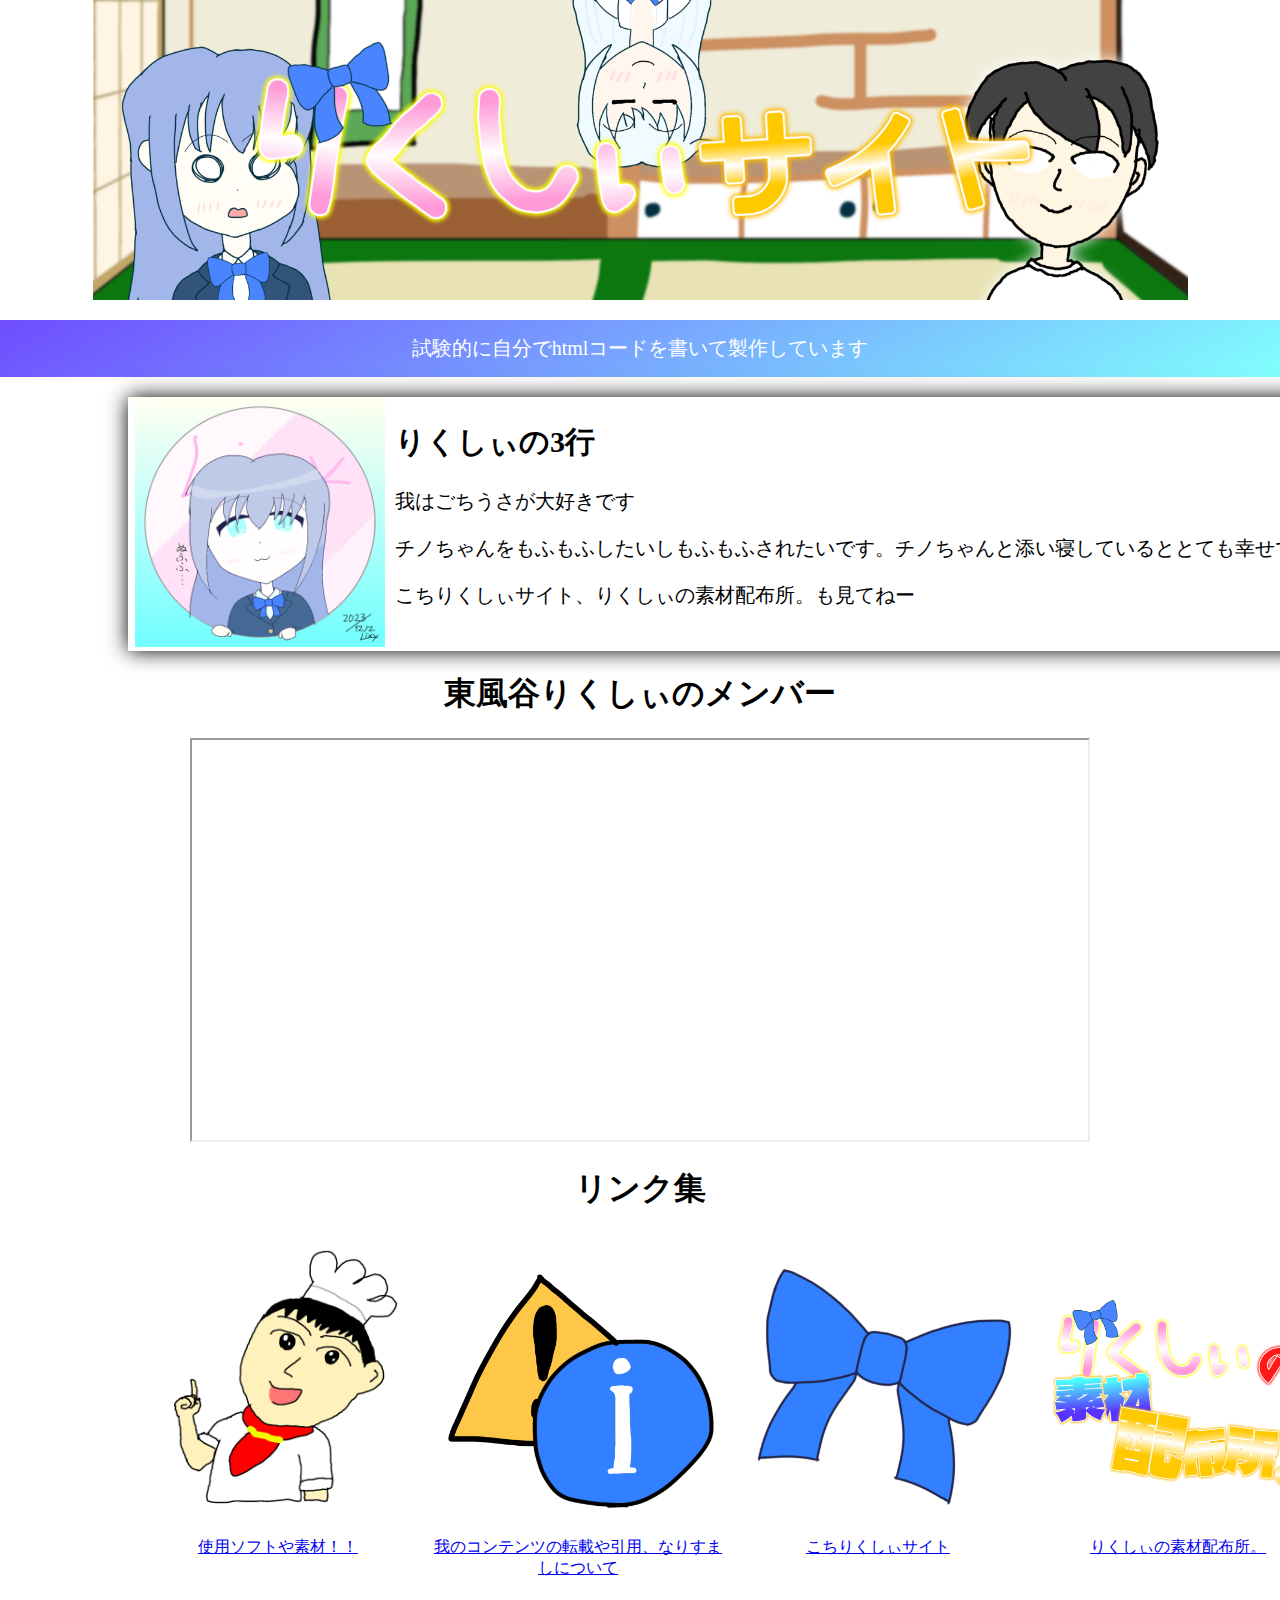
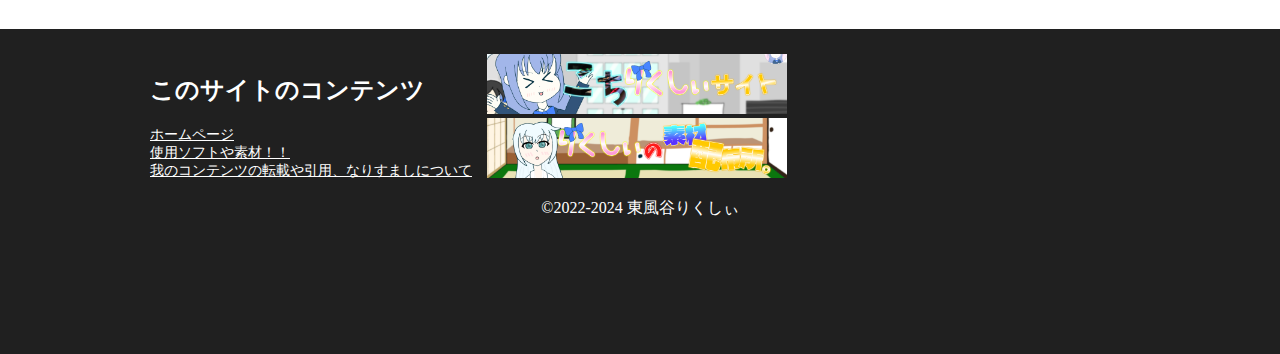
<file: index.html>
<!DOCTYPE html>
<html>
<head>
	<meta charset="UTF-8">
	
	<title>りくしぃサイト</title>
	<link rel="shortcut icon" href="favicon.ico">
	<link rel="icon" href="favicon.ico">
	<link rel="stylesheet" href="style.css">
</head>
<body id="animation">
	<img src="bin\lixysite_title.png" class=header>
		<p class="aboutpage">試験的に自分でhtmlコードを書いて製作しています</p>
	<div class="main">
		<div class="container">
			<div class="item">
				<img src="bin\Lixy_2024_1.1.png" width=250px height=250px>
			</div>
			<div class="item">
				<div class="lixyinfo">
					<h2>りくしぃの3行</h2>
					<p>我はごちうさが大好きです</p>
					<p>チノちゃんをもふもふしたいしもふもふされたいです。チノちゃんと添い寝しているととても幸せです。</p>
					<p>こちりくしぃサイト、りくしぃの素材配布所。も見てねー</p>
				</div>
			</div>
		</div>
		<h1>東風谷りくしぃのメンバー</h1>
		<iframe src="https://docs.google.com/spreadsheets/d/e/2PACX-1vR5Lrm0O2d29UfVPmhSAZYALlLjQc89cqzIemz5Ek13xEY4ENcdl4mNfbSr2Pevb2V5nKcugyu8i0-Z/pubhtml?widget=true&amp;headers=false" class="googlesheet"></iframe>
		<h1>リンク集</h1>
		<div class="content">
			<div class="items">
				<a href="https://sites.google.com/view/khriku1-guide/material"><img src="bin\chef.png" class="itemimage"></a>
				<a href="https://sites.google.com/view/khriku1-guide/material" >使用ソフトや素材！！</a>
			</div>
			<div class="items">
				<a href="kiyaku.html"><img src="bin\info_caution.png" class="itemimage"></a>
				<a href="kiyaku.html" >我のコンテンツの転載や引用、なりすましについて</a>
			</div>
			<div class="items">
				<a href="https://sites.google.com/view/khriku1-guide/"><img src="bin\ribbon.png" class="itemimage"></a>
				<a href="https://sites.google.com/view/khriku1-guide/" >こちりくしぃサイト</a>
			</div>
			<div class="items">
				<a href="https://sites.google.com/view/lixymate-distribution"><img src="bin\lixymate.png" class="itemimage"></a>
				<a href="https://sites.google.com/view/lixymate-distribution" >りくしぃの素材配布所。</a>
			</div>
		</div>
	</div>
</div>
	</div>
	<div class="footer">
		<div class="footercontent">
			<div class="footerlinks">
				<h2 class="contsubtitle">このサイトのコンテンツ</h2>
				<a href="index.html" class="footerlink">
					ホームページ
				</a>
				<a href="https://sites.google.com/view/khriku1-guide/material" class="footerlink">
					使用ソフトや素材！！
				</a>
				<a href="kiyaku.html" class="footerlink">
				我のコンテンツの転載や引用、なりすましについて
				</a>
			</div>
			<div class="footerlinks">
				<a href="https://sites.google.com/view/khriku1-guide"><img src="bin\bana_kotiLixysite_20240115.png" class="barner" alt=こちりくしぃサイト。></a>
				<a href="https://sites.google.com/view/lixymate-distribution"><img src="bin\bana_Lixymate_20240115_1.png" class="barner" alt=りくしぃの素材配布所。></a>
			</div>
		</div>
		<p class="footerms" style=margin-bottom:50px;>
			©2022-2024 東風谷りくしぃ
		</p>
	</div>
</body>
</html>
</file>
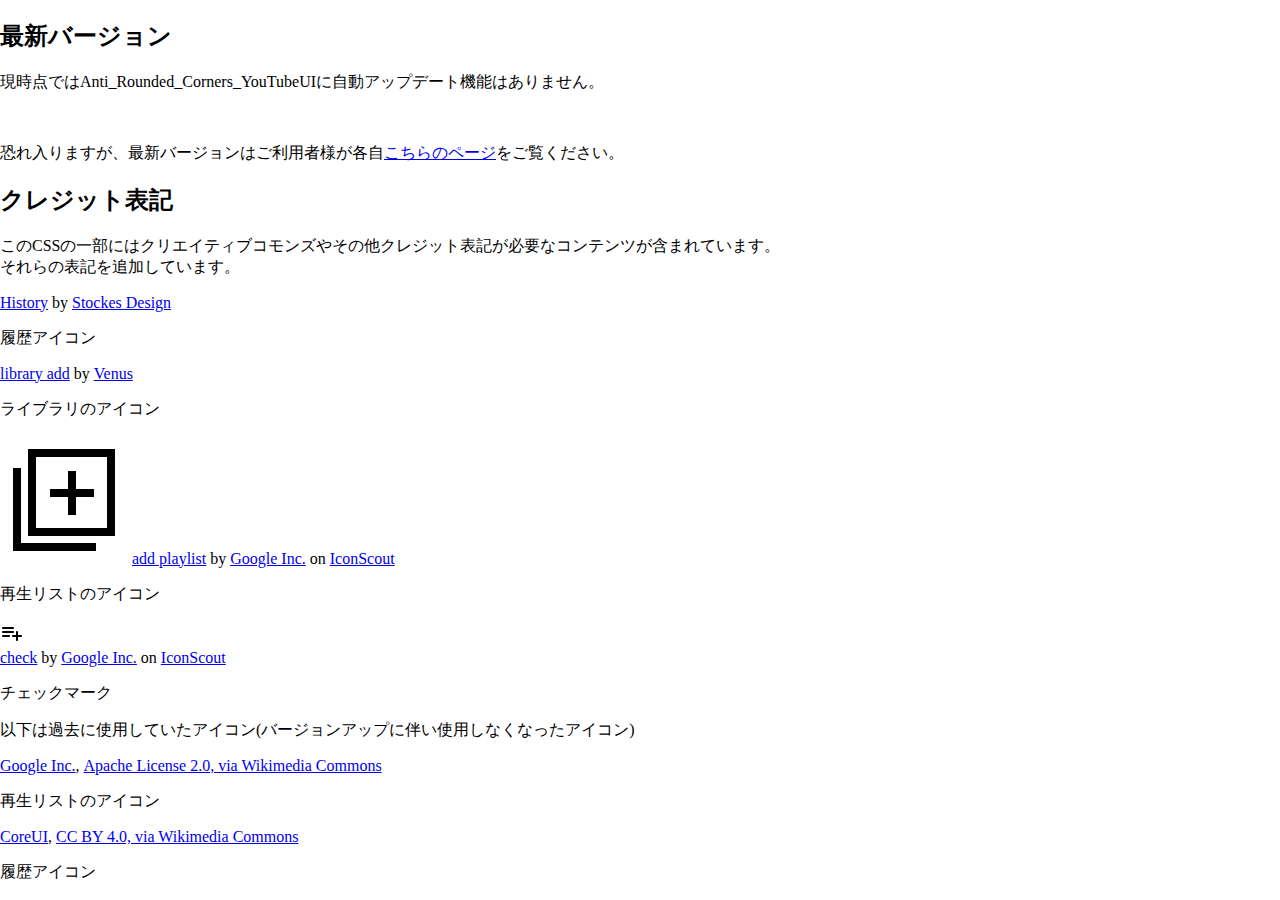
<file: arcytui.html>
<!DOCTYPE html>
<html>
<head>
	<meta charset="UTF-8">
	
	<title>Anti_Rounded_Corners_YouTubeUI 情報</title>
	<link rel="shortcut icon" href="favicon.ico">
	<link rel="stylesheet" href="style.css">
</head>
<body>
	<h2>最新バージョン</h2>
		<p>現時点ではAnti_Rounded_Corners_YouTubeUIに自動アップデート機能はありません。</p><br>
		<p>恐れ入りますが、最新バージョンはご利用者様が各自<a href="https://github.com/LixyChino/anti_rounded_corners_YouTubeUI/releases">こちらのページ</a>をご覧ください。</p>
	<h2>クレジット表記</h2>
  <p>このCSSの一部にはクリエイティブコモンズやその他クレジット表記が必要なコンテンツが含まれています。<br>それらの表記を追加しています。</p>
	<a href="https://iconscout.com/icons/history" class="text-underline font-size-sm" target="_blank">History</a> by <a href="https://iconscout.com/contributors/icon-stockes" class="text-underline font-size-sm" target="_blank">Stockes Design</a>
	<p>履歴アイコン</p>
	<a href="https://iconscout.com/icons/library-add" class="text-underline font-size-sm" target="_blank">library add</a> by <a href="https://iconscout.com/contributors/graphic-room" class="text-underline font-size-sm" target="_blank">Venus</a>
	<p>ライブラリのアイコン</p>
	<svg xmlns="http://www.w3.org/2000/svg" width="128" height="128" fill="none" viewBox="0 0 128 128" id="library-add"><path stroke="#000" stroke-width="8" d="M72 79L72 35M50 57L94 57"></path><rect width="79" height="79" x="32" y="17" stroke="#000" stroke-width="8"></rect><path stroke="#000" stroke-width="8" d="M17 32V111H96"></path></svg>
	<a href="https://iconscout.com/icons/add-playlist" class="text-underline font-size-sm" target="_blank">add playlist</a> by <a href="https://iconscout.com/contributors/google-inc" class="text-underline font-size-sm">Google Inc.</a> on <a href="https://iconscout.com" class="text-underline font-size-sm">IconScout</a>
	<p>再生リストのアイコン</p>
	<svg xmlns="http://www.w3.org/2000/svg" width="24" height="24" viewBox="0 0 24 24" id="add-playlist"><path d="M13 10H3c-.55 0-1 .45-1 1s.45 1 1 1h10c.55 0 1-.45 1-1s-.45-1-1-1zm0-4H3c-.55 0-1 .45-1 1s.45 1 1 1h10c.55 0 1-.45 1-1s-.45-1-1-1zm5 8v-3c0-.55-.45-1-1-1s-1 .45-1 1v3h-3c-.55 0-1 .45-1 1s.45 1 1 1h3v3c0 .55.45 1 1 1s1-.45 1-1v-3h3c.55 0 1-.45 1-1s-.45-1-1-1h-3zM3 16h6c.55 0 1-.45 1-1s-.45-1-1-1H3c-.55 0-1 .45-1 1s.45 1 1 1z"></path></svg>
	<br>
	<a href="https://iconscout.com/icons/check" class="text-underline font-size-sm" target="_blank">check</a> by <a href="https://iconscout.com/contributors/google-inc" class="text-underline font-size-sm">Google Inc.</a> on <a href="https://iconscout.com" class="text-underline font-size-sm">IconScout</a>
	<p>チェックマーク</p>
	<p>以下は過去に使用していたアイコン(バージョンアップに伴い使用しなくなったアイコン)</p>
		<a href="https://commons.wikimedia.org/wiki/File:Ic_library_add_48px.svg">Google Inc.</a>, <a href="http://www.apache.org/licenses/LICENSE-2.0">Apache License 2.0, via Wikimedia Commons</a>
		<p>再生リストのアイコン</p>
		<a href="https://commons.wikimedia.org/wiki/File:History_(CoreUI_Icons_v1.0.0).svg">CoreUI</a>, <a href="https://creativecommons.org/licenses/by/4.0">CC BY 4.0, via Wikimedia Commons</a>
		<p>履歴アイコン</p>
</body>
</file>
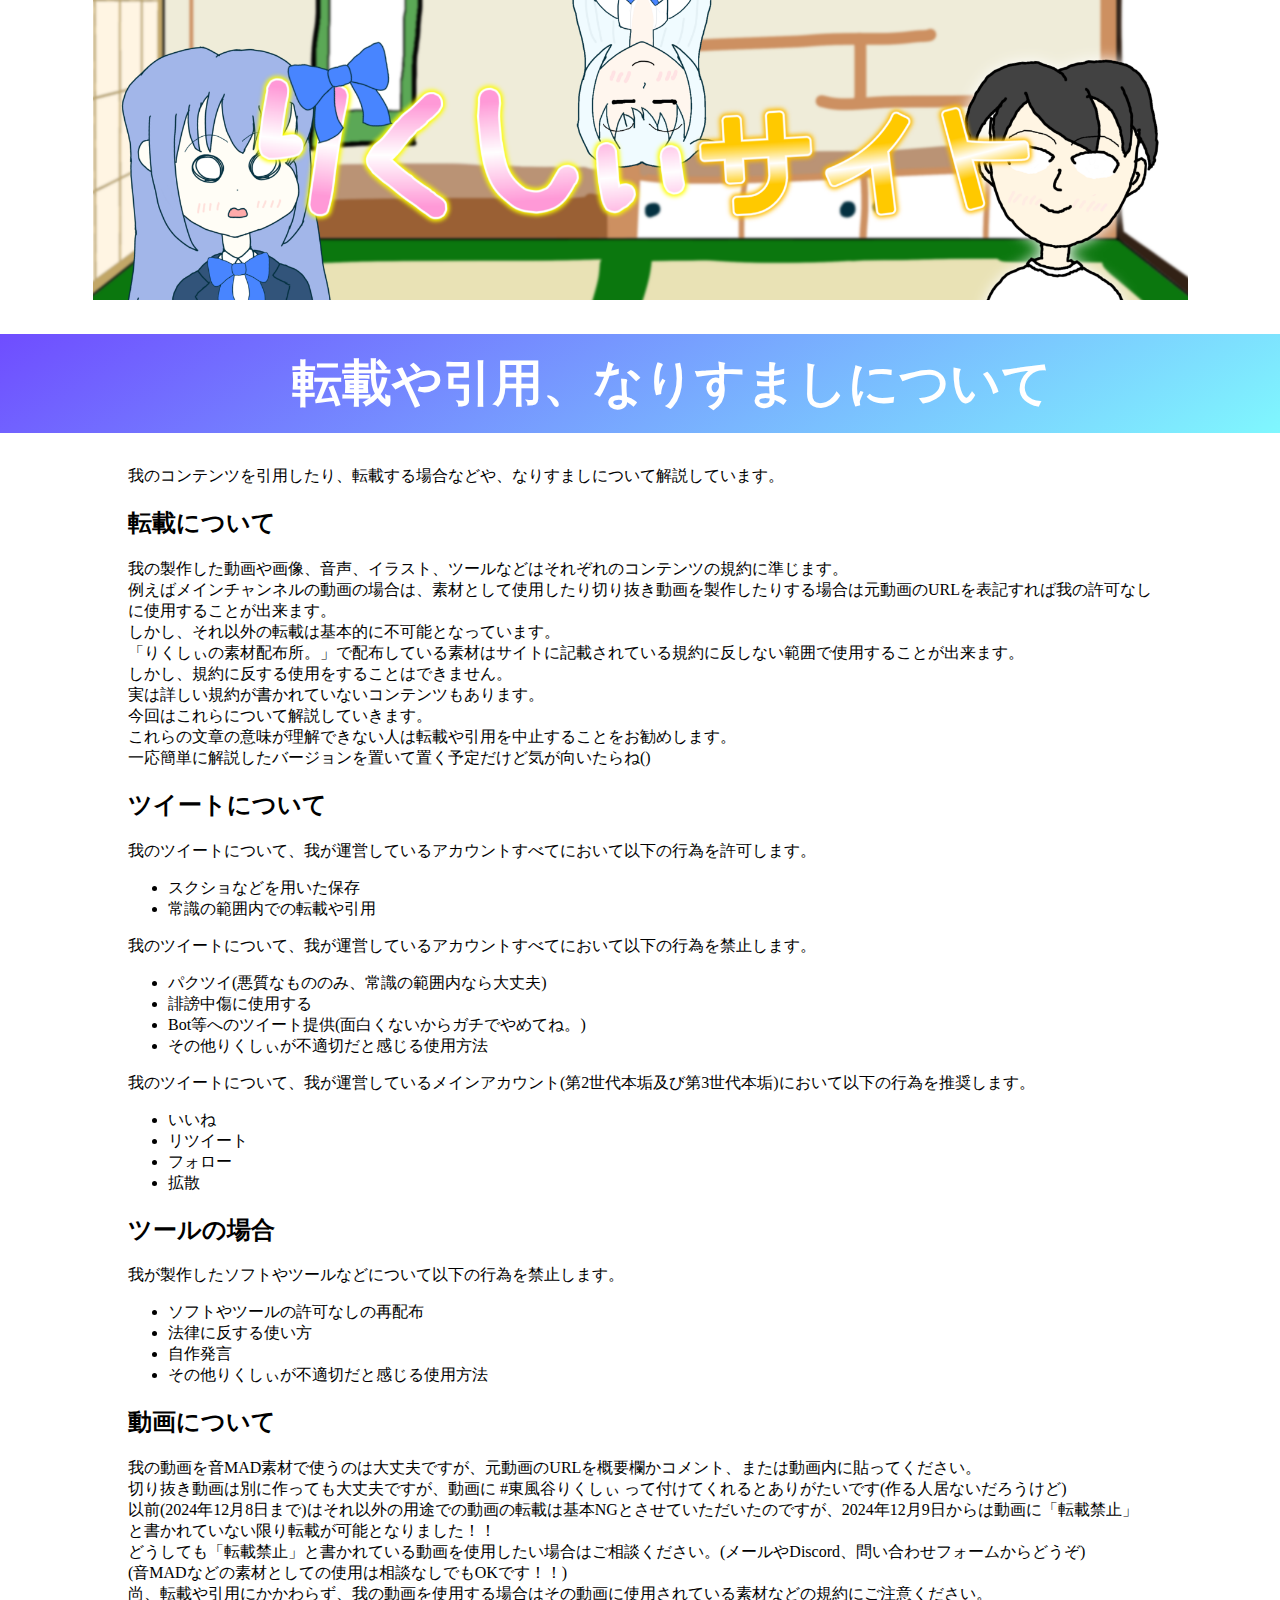
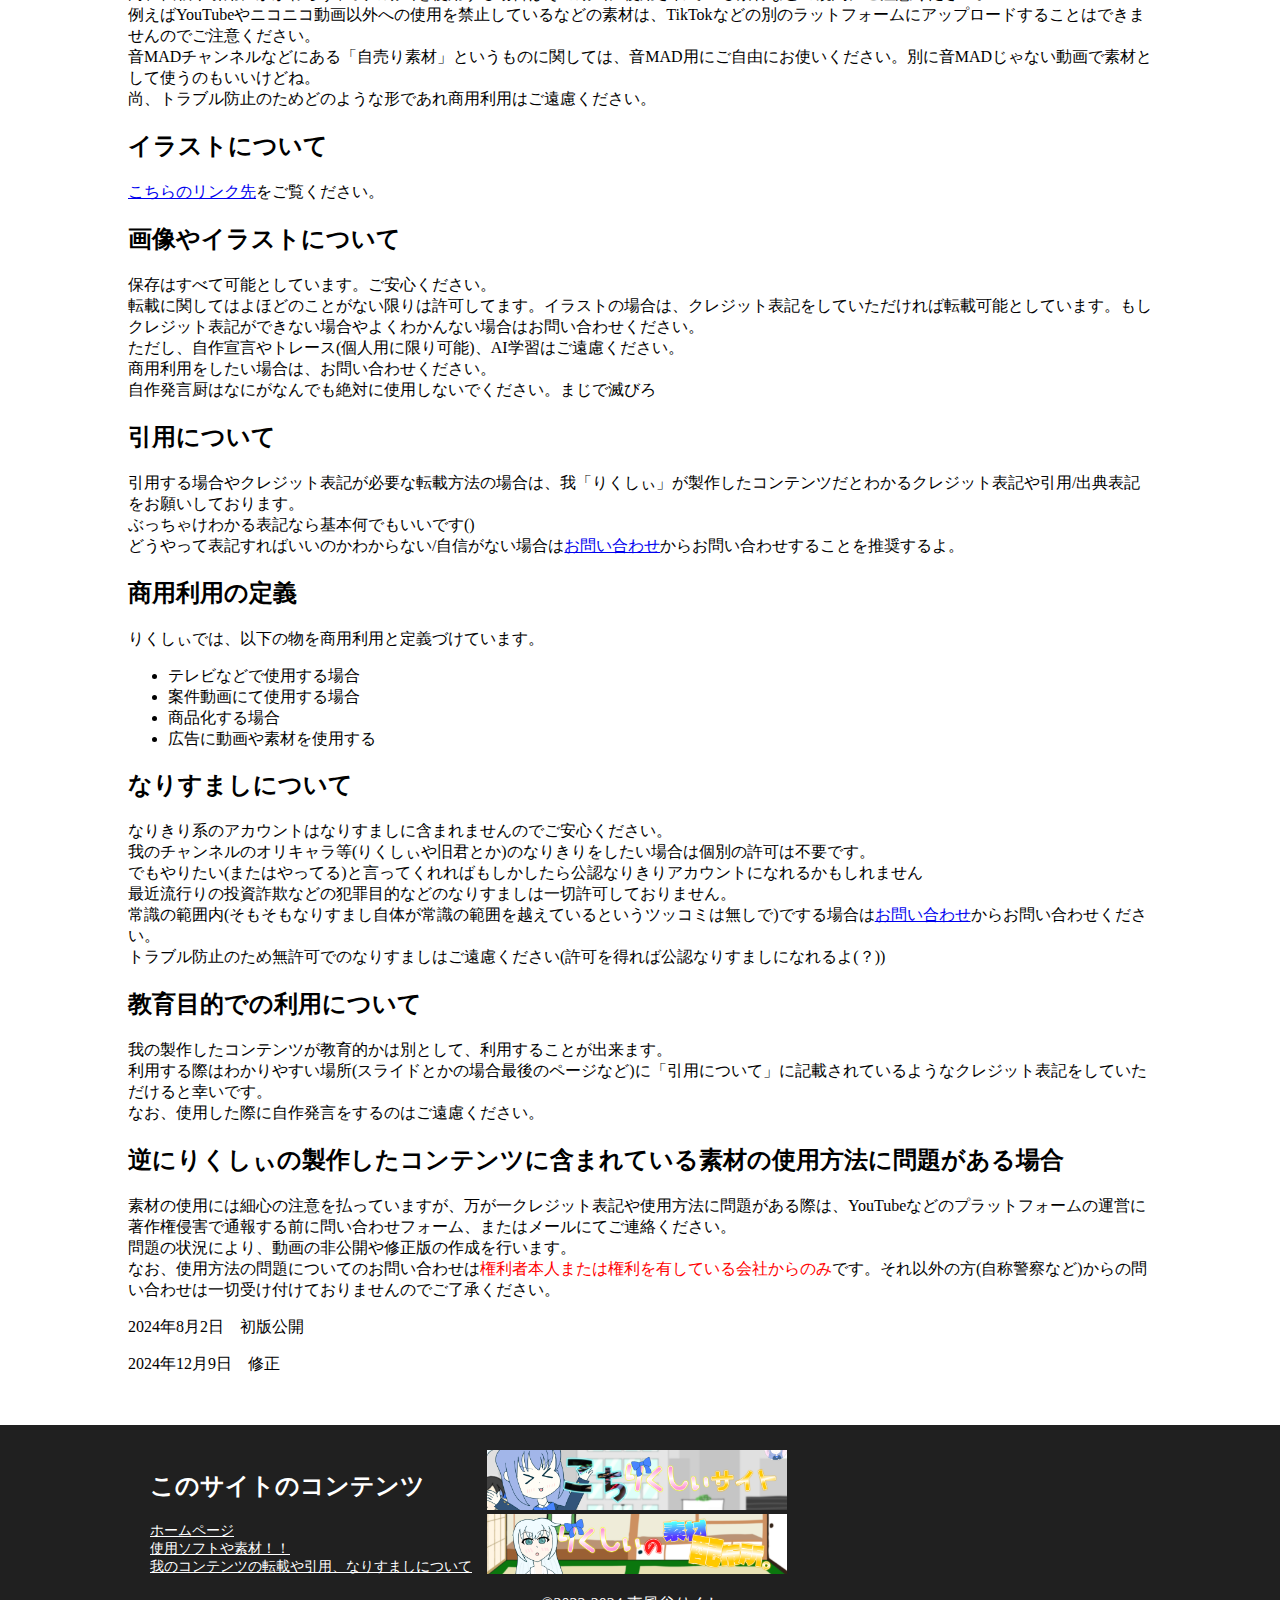
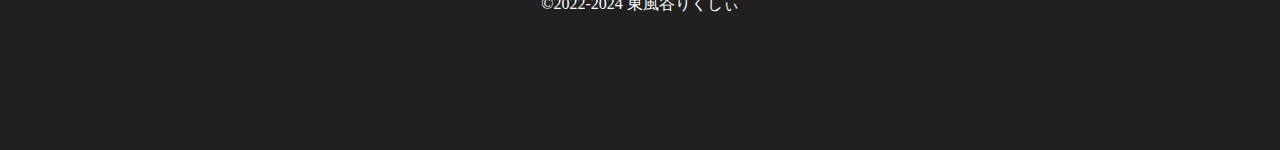
<file: kiyaku.html>
<!DOCTYPE HTML>
<head>
	<title>転載や引用、ものまねやなりすましについて</title>
	<link rel="stylesheet" href="style.css">
</head>
<body>
	<img src="bin\lixysite_title.png" class="header">
	<h1 class="pagetitle">転載や引用、なりすましについて</h1>
	<div class="main" style="text-align: left;">
	<p>我のコンテンツを引用したり、転載する場合などや、なりすましについて解説しています。</p>
		<h2>転載について</h2>
			<p>我の製作した動画や画像、音声、イラスト、ツールなどはそれぞれのコンテンツの規約に準じます。<br>
				例えばメインチャンネルの動画の場合は、素材として使用したり切り抜き動画を製作したりする場合は元動画のURLを表記すれば我の許可なしに使用することが出来ます。<br>
				しかし、それ以外の転載は基本的に不可能となっています。<br>
				「りくしぃの素材配布所。」で配布している素材はサイトに記載されている規約に反しない範囲で使用することが出来ます。<br>
				しかし、規約に反する使用をすることはできません。<br>
				実は詳しい規約が書かれていないコンテンツもあります。<br>
				今回はこれらについて解説していきます。<br>
				これらの文章の意味が理解できない人は転載や引用を中止することをお勧めします。<br>
				一応簡単に解説したバージョンを置いて置く予定だけど気が向いたらね()
			</p>
			<h2>ツイートについて</h2>
			<p>我のツイートについて、我が運営しているアカウントすべてにおいて以下の行為を許可します。
            	<ul>
              		<li>スクショなどを用いた保存</li>
                  	<li>常識の範囲内での転載や引用</li>
  				</ul>
			</p>
			<p>我のツイートについて、我が運営しているアカウントすべてにおいて以下の行為を禁止します。
				<ul>
					<li>パクツイ(悪質なもののみ、常識の範囲内なら大丈夫)</li>
					<li>誹謗中傷に使用する</li>
					<li>Bot等へのツイート提供(面白くないからガチでやめてね。)</li>
                  	<li>その他りくしぃが不適切だと感じる使用方法</li>
				</ul>
			</p>
			<p>我のツイートについて、我が運営しているメインアカウント(第2世代本垢及び第3世代本垢)において以下の行為を推奨します。
				<ul>
					<li>いいね</li>
					<li>リツイート</li>
					<li>フォロー</li>
                  	<li>拡散</li>
				</ul>
			</p>
			<h2>ツールの場合</h2>
			<p>我が製作したソフトやツールなどについて以下の行為を禁止します。
				<ul>
					<li>ソフトやツールの許可なしの再配布</li>
					<li>法律に反する使い方</li>
					<li>自作発言</li>
					<li>その他りくしぃが不適切だと感じる使用方法</li>
				</ul>
			</p>
			<h2>
				動画について
			</h2>
				<p>
					我の動画を音MAD素材で使うのは大丈夫ですが、元動画のURLを概要欄かコメント、または動画内に貼ってください。<br>
					切り抜き動画は別に作っても大丈夫ですが、動画に #東風谷りくしぃ って付けてくれるとありがたいです(作る人居ないだろうけど)<br>
					以前(2024年12月8日まで)はそれ以外の用途での動画の転載は基本NGとさせていただいたのですが、2024年12月9日からは動画に「転載禁止」と書かれていない限り転載が可能となりました！！<br>
					どうしても「転載禁止」と書かれている動画を使用したい場合はご相談ください。(メールやDiscord、問い合わせフォームからどうぞ)<br>
					(音MADなどの素材としての使用は相談なしでもOKです！！)<br>
 					尚、転載や引用にかかわらず、我の動画を使用する場合はその動画に使用されている素材などの規約にご注意ください。<br>例えばYouTubeやニコニコ動画以外への使用を禁止しているなどの素材は、TikTokなどの別のラットフォームにアップロードすることはできませんのでご注意ください。<br>
					音MADチャンネルなどにある「自売り素材」というものに関しては、音MAD用にご自由にお使いください。別に音MADじゃない動画で素材として使うのもいいけどね。<br>
					尚、トラブル防止のためどのような形であれ商用利用はご遠慮ください。
				</p>
			<h2>
				イラストについて
			</h2>
				<p>
					<a href="https://sites.google.com/view/khriku1-guide/lixy_illust">こちらのリンク先</a>をご覧ください。
				</p>
			<h2>
				画像やイラストについて
			</h2>
				<p>
					保存はすべて可能としています。ご安心ください。<br>
					転載に関してはよほどのことがない限りは許可してます。イラストの場合は、クレジット表記をしていただければ転載可能としています。もしクレジット表記ができない場合やよくわかんない場合はお問い合わせください。<br>
					ただし、自作宣言やトレース(個人用に限り可能)、AI学習はご遠慮ください。<br>
					商用利用をしたい場合は、お問い合わせください。<br>
					自作発言厨はなにがなんでも絶対に使用しないでください。まじで滅びろ
				</p>
			<h2>
 				引用について
			</h2>
				<p>
					引用する場合やクレジット表記が必要な転載方法の場合は、我「りくしぃ」が製作したコンテンツだとわかるクレジット表記や引用/出典表記をお願いしております。<br>
					ぶっちゃけわかる表記なら基本何でもいいです()<br>
					どうやって表記すればいいのかわからない/自信がない場合は<a href=https://sites.google.com/view/khriku1-guide/contact-us>お問い合わせ</a>からお問い合わせすることを推奨するよ。
				</p>
		<h2>
			商用利用の定義
		</h2>
			<p>
				りくしぃでは、以下の物を商用利用と定義づけています。
					<ul>
						<li>テレビなどで使用する場合</li>
						<li>案件動画にて使用する場合</li>
						<li>商品化する場合</li>
						<li>広告に動画や素材を使用する</li>
					</ul>
			</p>
		<h2>
			なりすましについて
		</h2>
			<p>
				なりきり系のアカウントはなりすましに含まれませんのでご安心ください。<br>
				我のチャンネルのオリキャラ等(りくしぃや旧君とか)のなりきりをしたい場合は個別の許可は不要です。<br>
				でもやりたい(またはやってる)と言ってくれればもしかしたら公認なりきりアカウントになれるかもしれません<br>
				最近流行りの投資詐欺などの犯罪目的などのなりすましは一切許可しておりません。<br>
				常識の範囲内(そもそもなりすまし自体が常識の範囲を越えているというツッコミは無しで)でする場合は<a href=https://sites.google.com/view/khriku1-guide/contact-us>お問い合わせ</a>からお問い合わせください。<br>
				トラブル防止のため無許可でのなりすましはご遠慮ください(許可を得れば公認なりすましになれるよ(？))
			</p>
		<h2>教育目的での利用について</h2>
			<p>
				我の製作したコンテンツが教育的かは別として、利用することが出来ます。<br>
				利用する際はわかりやすい場所(スライドとかの場合最後のページなど)に「引用について」に記載されているようなクレジット表記をしていただけると幸いです。<br>
				なお、使用した際に自作発言をするのはご遠慮ください。
			</p>
		<h2>逆にりくしぃの製作したコンテンツに含まれている素材の使用方法に問題がある場合</h2>
			<p>
				素材の使用には細心の注意を払っていますが、万が一クレジット表記や使用方法に問題がある際は、YouTubeなどのプラットフォームの運営に著作権侵害で通報する前に問い合わせフォーム、またはメールにてご連絡ください。<br>
				問題の状況により、動画の非公開や修正版の作成を行います。<br>
				なお、使用方法の問題についてのお問い合わせは<span style="color: red;">権利者本人または権利を有している会社からのみ</span>です。それ以外の方(自称警察など)からの問い合わせは一切受け付けておりませんのでご了承ください。
			</p>
		<p>2024年8月2日　初版公開</p>
		<p>2024年12月9日　修正</p>
	</div>
	<div class="footer">
		<div class="footercontent">
			<div class="footerlinks">
				<h2 class="contsubtitle">このサイトのコンテンツ</h2>
				<a href="index.html" class="footerlink">
					ホームページ
				</a>
				<a href="https://sites.google.com/view/khriku1-guide/material" class="footerlink">
					使用ソフトや素材！！
				</a>
				<a href="kiyaku.html" class="footerlink">
				我のコンテンツの転載や引用、なりすましについて
				</a>
			</div>
			<div class="footerlinks">
				<a href="https://sites.google.com/view/khriku1-guide"><img src="bin\bana_kotiLixysite_20240115.png" class="barner" alt=こちりくしぃサイト。></a>
				<a href="https://sites.google.com/view/lixymate-distribution"><img src="bin\bana_Lixymate_20240115_1.png" class="barner" alt=りくしぃの素材配布所。></a>
			</div>
		</div>
		<p class="footerms" style=margin-bottom:50px;>
			©2022-2024 東風谷りくしぃ
		</p>
	</div>
</body>
</html>
</file>
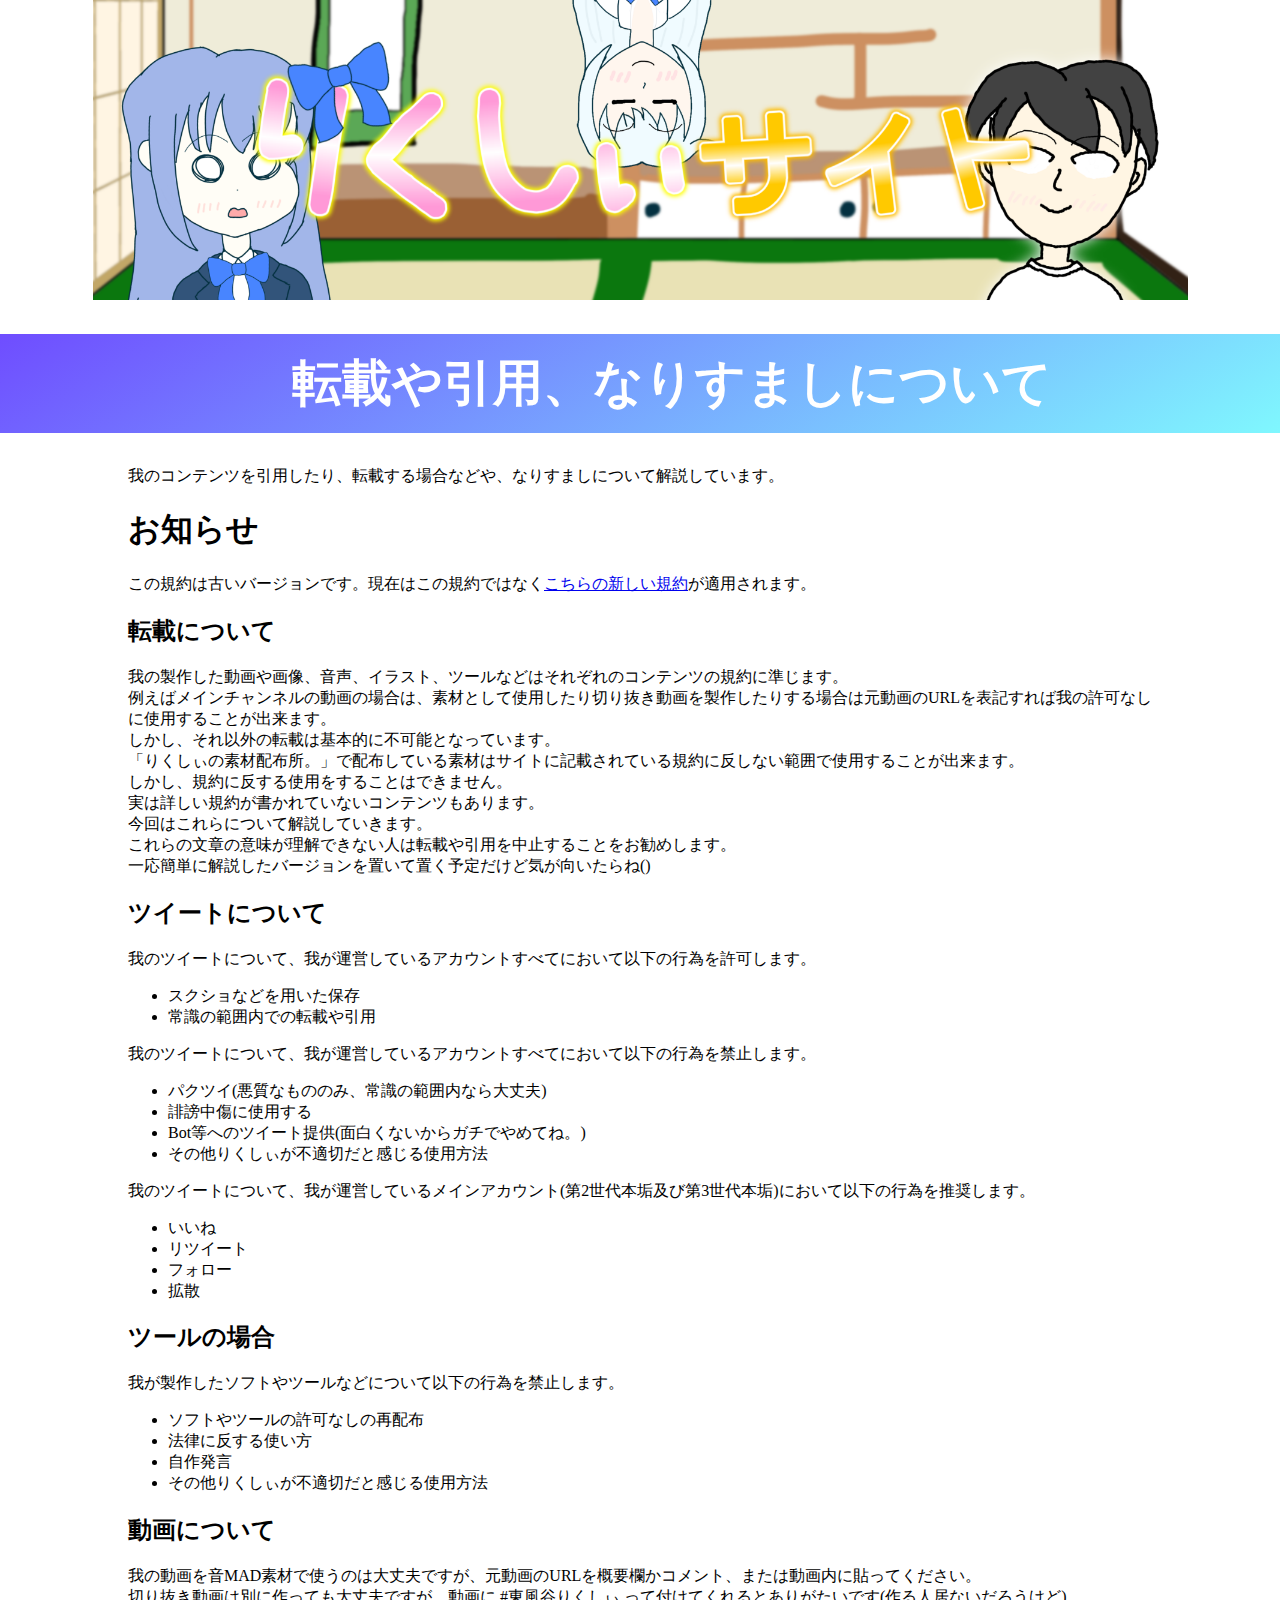
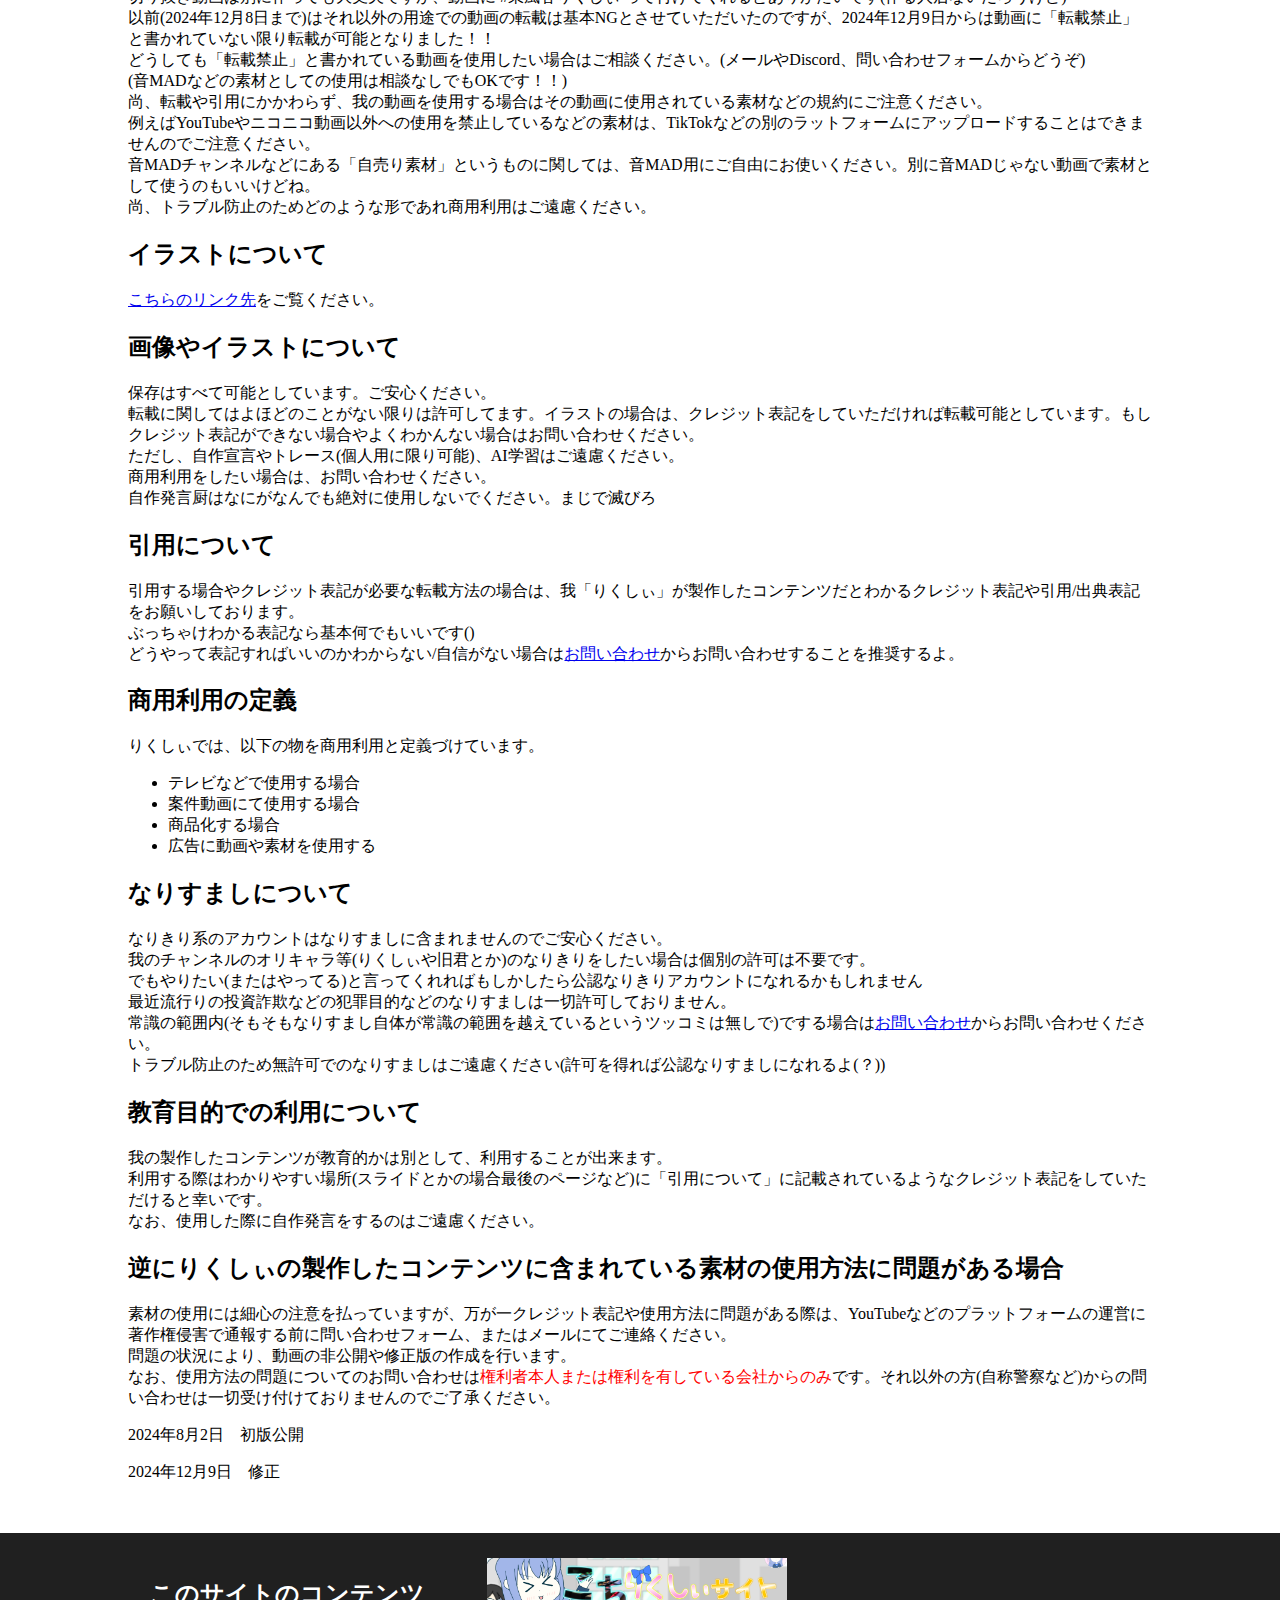
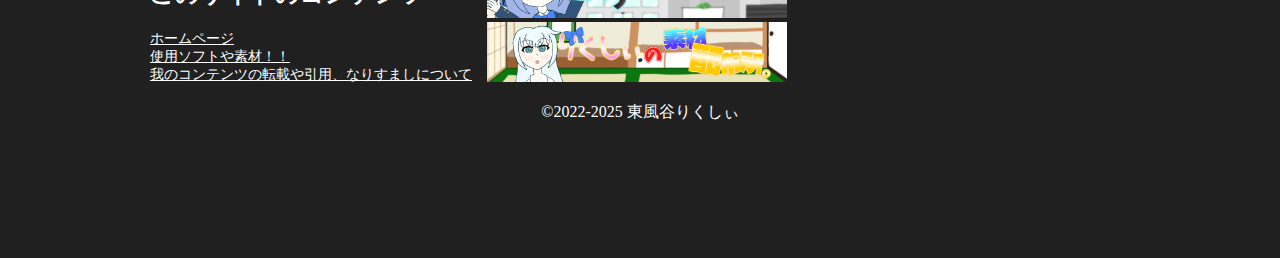
<file: kiyaku_old.html>
<!DOCTYPE HTML>
<head>
	<title>転載や引用、ものまねやなりすましについて</title>
	<link rel="stylesheet" href="style.css">
</head>
<body>
	<img src="bin\lixysite_title.png" class="header">
	<h1 class="pagetitle">転載や引用、なりすましについて</h1>
	<div class="main" style="text-align: left;">
	<p>我のコンテンツを引用したり、転載する場合などや、なりすましについて解説しています。</p>
	<h1>お知らせ</h1>
	<p class="exclamation">この規約は古いバージョンです。現在はこの規約ではなく<a href="kiyaku.html">こちらの新しい規約</a>が適用されます。</p>
		<h2>転載について</h2>
			<p>我の製作した動画や画像、音声、イラスト、ツールなどはそれぞれのコンテンツの規約に準じます。<br>
				例えばメインチャンネルの動画の場合は、素材として使用したり切り抜き動画を製作したりする場合は元動画のURLを表記すれば我の許可なしに使用することが出来ます。<br>
				しかし、それ以外の転載は基本的に不可能となっています。<br>
				「りくしぃの素材配布所。」で配布している素材はサイトに記載されている規約に反しない範囲で使用することが出来ます。<br>
				しかし、規約に反する使用をすることはできません。<br>
				実は詳しい規約が書かれていないコンテンツもあります。<br>
				今回はこれらについて解説していきます。<br>
				これらの文章の意味が理解できない人は転載や引用を中止することをお勧めします。<br>
				一応簡単に解説したバージョンを置いて置く予定だけど気が向いたらね()
			</p>
			<h2>ツイートについて</h2>
			<p>我のツイートについて、我が運営しているアカウントすべてにおいて以下の行為を許可します。
            	<ul>
              		<li>スクショなどを用いた保存</li>
                  	<li>常識の範囲内での転載や引用</li>
  				</ul>
			</p>
			<p>我のツイートについて、我が運営しているアカウントすべてにおいて以下の行為を禁止します。
				<ul>
					<li>パクツイ(悪質なもののみ、常識の範囲内なら大丈夫)</li>
					<li>誹謗中傷に使用する</li>
					<li>Bot等へのツイート提供(面白くないからガチでやめてね。)</li>
                  	<li>その他りくしぃが不適切だと感じる使用方法</li>
				</ul>
			</p>
			<p>我のツイートについて、我が運営しているメインアカウント(第2世代本垢及び第3世代本垢)において以下の行為を推奨します。
				<ul>
					<li>いいね</li>
					<li>リツイート</li>
					<li>フォロー</li>
                  	<li>拡散</li>
				</ul>
			</p>
			<h2>ツールの場合</h2>
			<p>我が製作したソフトやツールなどについて以下の行為を禁止します。
				<ul>
					<li>ソフトやツールの許可なしの再配布</li>
					<li>法律に反する使い方</li>
					<li>自作発言</li>
					<li>その他りくしぃが不適切だと感じる使用方法</li>
				</ul>
			</p>
			<h2>
				動画について
			</h2>
				<p>
					我の動画を音MAD素材で使うのは大丈夫ですが、元動画のURLを概要欄かコメント、または動画内に貼ってください。<br>
					切り抜き動画は別に作っても大丈夫ですが、動画に #東風谷りくしぃ って付けてくれるとありがたいです(作る人居ないだろうけど)<br>
					以前(2024年12月8日まで)はそれ以外の用途での動画の転載は基本NGとさせていただいたのですが、2024年12月9日からは動画に「転載禁止」と書かれていない限り転載が可能となりました！！<br>
					どうしても「転載禁止」と書かれている動画を使用したい場合はご相談ください。(メールやDiscord、問い合わせフォームからどうぞ)<br>
					(音MADなどの素材としての使用は相談なしでもOKです！！)<br>
 					尚、転載や引用にかかわらず、我の動画を使用する場合はその動画に使用されている素材などの規約にご注意ください。<br>例えばYouTubeやニコニコ動画以外への使用を禁止しているなどの素材は、TikTokなどの別のラットフォームにアップロードすることはできませんのでご注意ください。<br>
					音MADチャンネルなどにある「自売り素材」というものに関しては、音MAD用にご自由にお使いください。別に音MADじゃない動画で素材として使うのもいいけどね。<br>
					尚、トラブル防止のためどのような形であれ商用利用はご遠慮ください。
				</p>
			<h2>
				イラストについて
			</h2>
				<p>
					<a href="https://sites.google.com/view/khriku1-guide/lixy_illust">こちらのリンク先</a>をご覧ください。
				</p>
			<h2>
				画像やイラストについて
			</h2>
				<p>
					保存はすべて可能としています。ご安心ください。<br>
					転載に関してはよほどのことがない限りは許可してます。イラストの場合は、クレジット表記をしていただければ転載可能としています。もしクレジット表記ができない場合やよくわかんない場合はお問い合わせください。<br>
					ただし、自作宣言やトレース(個人用に限り可能)、AI学習はご遠慮ください。<br>
					商用利用をしたい場合は、お問い合わせください。<br>
					自作発言厨はなにがなんでも絶対に使用しないでください。まじで滅びろ
				</p>
			<h2>
 				引用について
			</h2>
				<p>
					引用する場合やクレジット表記が必要な転載方法の場合は、我「りくしぃ」が製作したコンテンツだとわかるクレジット表記や引用/出典表記をお願いしております。<br>
					ぶっちゃけわかる表記なら基本何でもいいです()<br>
					どうやって表記すればいいのかわからない/自信がない場合は<a href=https://sites.google.com/view/khriku1-guide/contact-us>お問い合わせ</a>からお問い合わせすることを推奨するよ。
				</p>
		<h2>
			商用利用の定義
		</h2>
			<p>
				りくしぃでは、以下の物を商用利用と定義づけています。
					<ul>
						<li>テレビなどで使用する場合</li>
						<li>案件動画にて使用する場合</li>
						<li>商品化する場合</li>
						<li>広告に動画や素材を使用する</li>
					</ul>
			</p>
		<h2>
			なりすましについて
		</h2>
			<p>
				なりきり系のアカウントはなりすましに含まれませんのでご安心ください。<br>
				我のチャンネルのオリキャラ等(りくしぃや旧君とか)のなりきりをしたい場合は個別の許可は不要です。<br>
				でもやりたい(またはやってる)と言ってくれればもしかしたら公認なりきりアカウントになれるかもしれません<br>
				最近流行りの投資詐欺などの犯罪目的などのなりすましは一切許可しておりません。<br>
				常識の範囲内(そもそもなりすまし自体が常識の範囲を越えているというツッコミは無しで)でする場合は<a href=https://sites.google.com/view/khriku1-guide/contact-us>お問い合わせ</a>からお問い合わせください。<br>
				トラブル防止のため無許可でのなりすましはご遠慮ください(許可を得れば公認なりすましになれるよ(？))
			</p>
		<h2>教育目的での利用について</h2>
			<p>
				我の製作したコンテンツが教育的かは別として、利用することが出来ます。<br>
				利用する際はわかりやすい場所(スライドとかの場合最後のページなど)に「引用について」に記載されているようなクレジット表記をしていただけると幸いです。<br>
				なお、使用した際に自作発言をするのはご遠慮ください。
			</p>
		<h2>逆にりくしぃの製作したコンテンツに含まれている素材の使用方法に問題がある場合</h2>
			<p>
				素材の使用には細心の注意を払っていますが、万が一クレジット表記や使用方法に問題がある際は、YouTubeなどのプラットフォームの運営に著作権侵害で通報する前に問い合わせフォーム、またはメールにてご連絡ください。<br>
				問題の状況により、動画の非公開や修正版の作成を行います。<br>
				なお、使用方法の問題についてのお問い合わせは<span style="color: red;">権利者本人または権利を有している会社からのみ</span>です。それ以外の方(自称警察など)からの問い合わせは一切受け付けておりませんのでご了承ください。
			</p>
		<p>2024年8月2日　初版公開</p>
		<p>2024年12月9日　修正</p>
	</div>
	<div class="footer">
		<div class="footercontent">
			<div class="footerlinks">
				<h2 class="contsubtitle">このサイトのコンテンツ</h2>
				<a href="index.html" class="footerlink">
					ホームページ
				</a>
				<a href="https://sites.google.com/view/khriku1-guide/material" class="footerlink">
					使用ソフトや素材！！
				</a>
				<a href="kiyaku.html" class="footerlink">
				我のコンテンツの転載や引用、なりすましについて
				</a>
			</div>
			<div class="footerlinks">
				<a href="https://sites.google.com/view/khriku1-guide"><img src="bin\bana_kotiLixysite_20240115.png" class="barner" alt=こちりくしぃサイト。></a>
				<a href="https://sites.google.com/view/lixymate-distribution"><img src="bin\bana_Lixymate_20240115_1.png" class="barner" alt=りくしぃの素材配布所。></a>
			</div>
		</div>
		<p class="footerms" style=margin-bottom:50px;>
			©2022-2025 東風谷りくしぃ
		</p>
	</div>
</body>
</html>
</file>
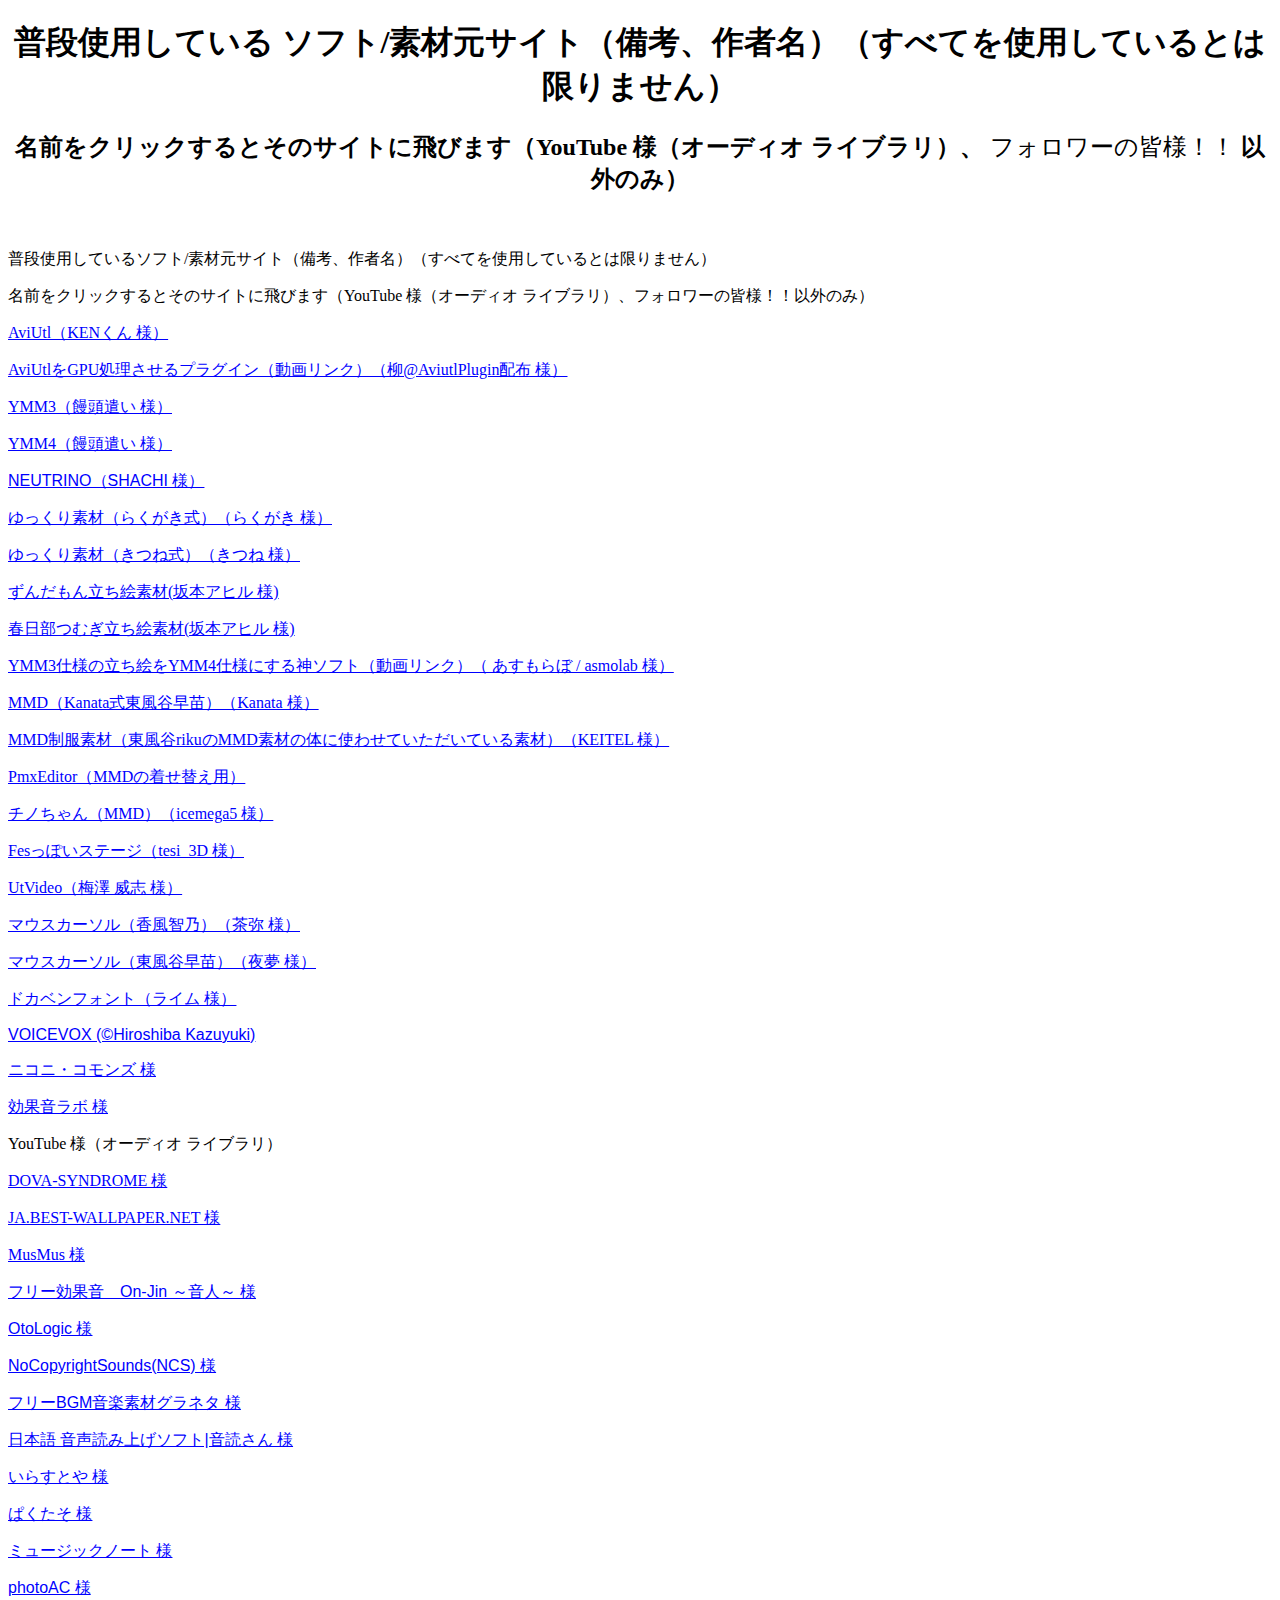
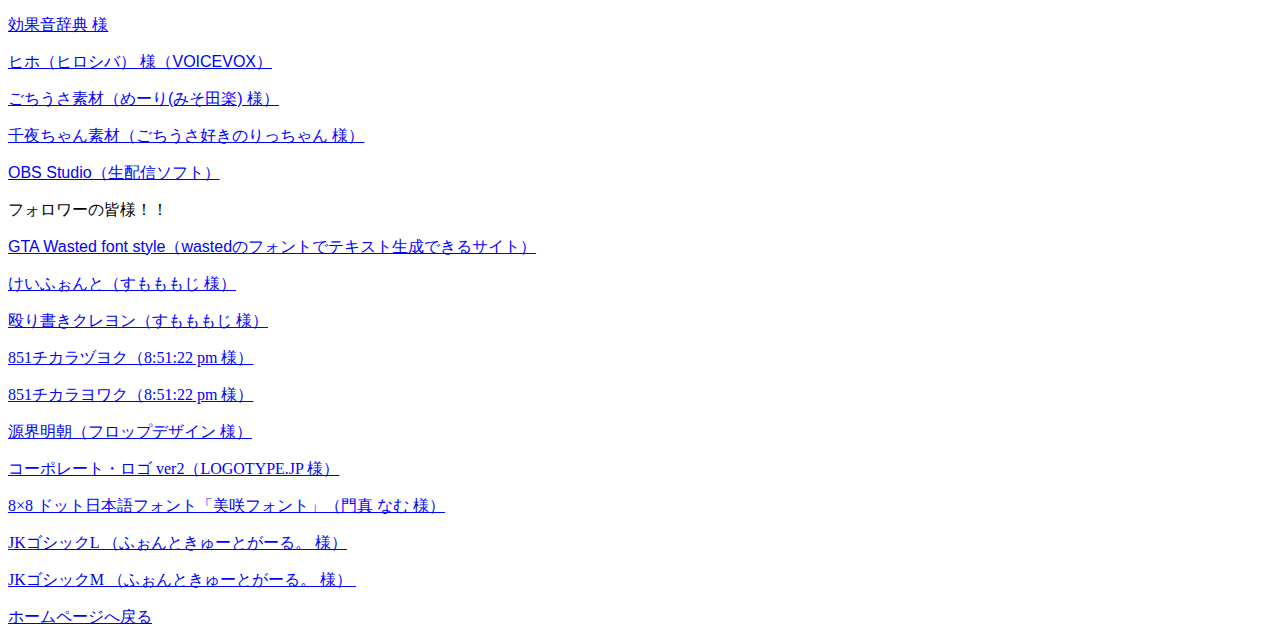
<file: material.html>
<!DOCTYPE html>
<html>
<head>
	<meta charset="UTF-8">
	
	<title>りくしぃサイト</title>
	<link rel="shortcut icon" href="favicon.ico">
</head>
<body>
	<div>
		<h1 dir="ltr" style="text-align:center" class="zfr3Q CDt4Ke " style="">
			<span class="C9DxTc " style="">普段使用している</span>
			<span class="C9DxTc " style="font-variant: normal;">ソフト/素材元サイト（備考、作者名）（すべてを使用しているとは限りません）</span>
		</h1>
		<h2 dir="ltr" style="text-align:center" class="zfr3Q CDt4Ke " style="">
			<span class="C9DxTc " style="font-variant: normal;">名前をクリックするとそのサイトに飛びます（YouTube 様（オーディオ ライブラリ）、</span>
			<span class="C9DxTc " style="color: #000000; font-family: Arial; font-variant: normal; font-weight: 400;">フォロワーの皆様！！</span>
			<span class="C9DxTc " style="font-variant: normal;">以外のみ）</span>
		</h2>
		<br><p dir="ltr" class="zfr3Q CDt4Ke " style=""><span class="C9DxTc " style="">普段使用している</span><span class="C9DxTc " style="font-variant: normal;">ソフト/素材元サイト（備考、作者名）（すべてを使用しているとは限りません）</span></p><p dir="ltr" class="zfr3Q CDt4Ke " style=""><span class="C9DxTc " style="font-variant: normal;">名前をクリックするとそのサイトに飛びます（YouTube 様（オーディオ ライブラリ）、</span><span class="C9DxTc " style="color: #000000; font-family: Arial; font-variant: normal; font-weight: 400;">フォロワーの皆様！！</span><span class="C9DxTc " style="font-variant: normal;">以外のみ）</span></p><p dir="ltr" class="zfr3Q CDt4Ke " style=""><a class="XqQF9c" href="http://spring-fragrance.mints.ne.jp/aviutl/" target="_blank" style="color: inherit; text-decoration: none;"><span class="C9DxTc " style="color: #0000ff; font-variant: normal; text-decoration: underline;">AviUtl（KENくん 様）</span></a></p><p dir="ltr" class="zfr3Q CDt4Ke " style=""><a class="XqQF9c" href="https://www.nicovideo.jp/watch/sm40499092" target="_blank" style="color: inherit; text-decoration: none;"><span class="C9DxTc " style="color: #0000ff; font-variant: normal; text-decoration: underline;">AviUtlをGPU処理させるプラグイン（動画リンク）（柳@AviutlPlugin配布 様）</span></a></p><p dir="ltr" class="zfr3Q CDt4Ke " style=""><a class="XqQF9c" href="https://manjubox.net/ymm3/" target="_blank" style="color: inherit; text-decoration: none;"><span class="C9DxTc " style="color: #0000ff; font-variant: normal; text-decoration: underline;">YMM3（饅頭遣い 様）</span></a></p><p dir="ltr" class="zfr3Q CDt4Ke " style=""><a class="XqQF9c" href="https://manjubox.net/ymm4" target="_blank" style="color: inherit; text-decoration: none;"><span class="C9DxTc " style="color: #0000ff; font-variant: normal; text-decoration: underline;">YMM4（饅頭遣い 様）</span></a></p><p dir="ltr" class="zfr3Q CDt4Ke " style=""><a class="XqQF9c" href="https://n3utrino.work/" target="_blank" style="color: inherit; text-decoration: none;"><span class="C9DxTc " style="color: #0000ff; font-family: Arial; font-variant: normal; font-weight: 400; text-decoration: underline;">NEUTRINO（SHACHI 様）</span></a></p><p dir="ltr" class="zfr3Q CDt4Ke " style=""><a class="XqQF9c" href="http://www.nicotalk.com/charasozai_rg.html" target="_blank" style="color: inherit; text-decoration: none;"><span class="C9DxTc " style="color: #0000ff; font-variant: normal; text-decoration: underline;">ゆっくり素材（らくがき式）（らくがき 様）</span></a></p><p dir="ltr" class="zfr3Q CDt4Ke " style=""><a class="XqQF9c" href="http://www.nicotalk.com/charasozai_kt.html" target="_blank" style="color: inherit; text-decoration: none;"><span class="C9DxTc " style="color: #0000ff; font-variant: normal; text-decoration: underline;">ゆっくり素材（きつね式）（きつね 様）</span></a></p><p dir="ltr" class="zfr3Q CDt4Ke " style=""><a class="XqQF9c" href="https://seiga.nicovideo.jp/seiga/im10788496" target="_blank" style="color: inherit; text-decoration: none;"><span class="C9DxTc " style="color: #0000ff; text-decoration: underline;">ずんだもん立ち絵素材(坂本アヒル 様)</span></a></p><p dir="ltr" class="zfr3Q CDt4Ke " style=""><a class="XqQF9c" href="https://seiga.nicovideo.jp/seiga/im10849150" target="_blank" style="color: inherit; text-decoration: none;"><span class="C9DxTc " style="color: #0000ff; text-decoration: underline;">春日部つむぎ立ち絵素材(坂本アヒル 様)</span></a></p><p dir="ltr" class="zfr3Q CDt4Ke " style=""><a class="XqQF9c" href="https://www.youtube.com/watch?v=1EPxDuN3Xl8" target="_blank" style="color: inherit; text-decoration: none;"><span class="C9DxTc " style="color: #0000ff; font-variant: normal; text-decoration: underline;">YMM3仕様の立ち絵をYMM4仕様にする神ソフト（動画リンク）（ あすもらぼ / asmolab 様）</span></a></p><p dir="ltr" class="zfr3Q CDt4Ke " style=""><a class="XqQF9c" href="https://3d.nicovideo.jp/works/td40173" target="_blank" style="color: inherit; text-decoration: none;"><span class="C9DxTc " style="color: #0000ff; font-variant: normal; text-decoration: underline;">MMD（Kanata式東風谷早苗）（Kanata 様）</span></a></p><p dir="ltr" class="zfr3Q CDt4Ke " style=""><a class="XqQF9c" href="https://seiga.nicovideo.jp/seiga/im8516547" target="_blank" style="color: inherit; text-decoration: none;"><span class="C9DxTc " style="color: #0000ff; font-variant: normal; text-decoration: underline;">MMD制服素材（東風谷rikuのMMD素材の体に使わせていただいている素材）（KEITEL 様）</span></a></p><p dir="ltr" class="zfr3Q CDt4Ke " style=""><a class="XqQF9c" href="https://kkhk22.seesaa.net/category/14045227-1.html" target="_blank" style="color: inherit; text-decoration: none;"><span class="C9DxTc " style="color: #0000ff; font-variant: normal; text-decoration: underline;">PmxEditor（MMDの着せ替え用）</span></a></p><p dir="ltr" class="zfr3Q CDt4Ke " style=""><a class="XqQF9c" href="https://seiga.nicovideo.jp/seiga/im5444009" target="_blank" style="color: inherit; text-decoration: none;"><span class="C9DxTc " style="color: #0000ff; font-variant: normal; text-decoration: underline;">チノちゃん（MMD）（icemega5 様）</span></a></p><p dir="ltr" class="zfr3Q CDt4Ke " style=""><a class="XqQF9c" href="https://www.nicovideo.jp/watch/sm26936725" target="_blank" style="color: inherit; text-decoration: none;"><span class="C9DxTc " style="color: #0000ff; text-decoration: underline;">Fesっぽいステージ（tesi_3D 様）</span></a></p><p dir="ltr" class="zfr3Q CDt4Ke " style=""><a class="XqQF9c" href="http://umezawa.dyndns.info/wordpress/" target="_blank" style="color: inherit; text-decoration: none;"><span class="C9DxTc " style="color: #0000ff; text-decoration: underline;">UtVideo（梅澤 威志 様）</span></a></p><p dir="ltr" class="zfr3Q CDt4Ke " style=""><a class="XqQF9c" href="http://urisyari.blog.fc2.com/category22-1.html" target="_blank" style="color: inherit; text-decoration: none;"><span class="C9DxTc " style="color: #0000ff; text-decoration: underline;">マウスカーソル（香風智乃）（茶弥 様）</span></a></p><p dir="ltr" class="zfr3Q CDt4Ke " style=""><a class="XqQF9c" href="https://www.nicovideo.jp/watch/sm17207028" target="_blank" style="color: inherit; text-decoration: none;"><span class="C9DxTc " style="color: #0000ff; font-variant: normal; text-decoration: underline;">マウスカーソル（東風谷早苗）（夜夢 様）</span></a></p><p dir="ltr" class="zfr3Q CDt4Ke " style=""><a class="XqQF9c" href="https://www.nicovideo.jp/watch/sm30492709" target="_blank" style="color: inherit; text-decoration: none;"><span class="C9DxTc " style="color: #0000ff; font-family: Arial; font-weight: 400; text-decoration: underline;">ドカベンフォント（ライム 様）</span></a><span class="C9DxTc " style="color: #0000ff; font-family: Arial; font-weight: 400;">&nbsp;</span></p><p dir="ltr" class="zfr3Q CDt4Ke " style=""><a class="XqQF9c" href="https://voicevox.hiroshiba.jp/" target="_blank" style="color: inherit; text-decoration: none;"><span class="C9DxTc " style="color: #0000ff; font-family: Arial; font-weight: 400; text-decoration: underline;">VOICEVOX (©Hiroshiba Kazuyuki)</span></a></p><p dir="ltr" class="zfr3Q CDt4Ke " style=""><a class="XqQF9c" href="http://commons.nicovideo.jp/" target="_blank" style="color: inherit; text-decoration: none;"><span class="C9DxTc " style="color: #0000ff; font-variant: normal; text-decoration: underline;">ニコニ・コモンズ 様</span></a></p><p dir="ltr" class="zfr3Q CDt4Ke " style=""><a class="XqQF9c" href="https://soundeffect-lab.info/" target="_blank" style="color: inherit; text-decoration: none;"><span class="C9DxTc " style="color: #0000ff; font-variant: normal; text-decoration: underline;">効果音ラボ 様</span></a></p><p dir="ltr" class="zfr3Q CDt4Ke " style=""><span class="C9DxTc " style="font-variant: normal;">YouTube 様（オーディオ ライブラリ）</span></p><p dir="ltr" class="zfr3Q CDt4Ke " style=""><a class="XqQF9c" href="https://dova-s.jp/" target="_blank" style="color: inherit; text-decoration: none;"><span class="C9DxTc " style="color: #0000ff; font-variant: normal; text-decoration: underline;">DOVA-SYNDROME 様</span></a></p><p dir="ltr" class="zfr3Q CDt4Ke " style=""><a class="XqQF9c" href="https://ja.best-wallpaper.net/" target="_blank" style="color: inherit; text-decoration: none;"><span class="C9DxTc " style="color: #0000ff; font-variant: normal; text-decoration: underline;">JA.BEST-WALLPAPER.NET 様</span></a></p><p dir="ltr" class="zfr3Q CDt4Ke " style=""><a class="XqQF9c" href="https://musmus.main.jp/" target="_blank" style="color: inherit; text-decoration: none;"><span class="C9DxTc " style="color: #0000ff; font-variant: normal; text-decoration: underline;">MusMus 様</span></a></p><p dir="ltr" class="zfr3Q CDt4Ke " style=""><a class="XqQF9c" href="https://on-jin.com/" target="_blank" style="color: inherit; text-decoration: none;"><span class="C9DxTc " style="color: #0000ff; font-family: Arial; font-variant: normal; font-weight: 400; text-decoration: underline;">フリー効果音　On-Jin ～音人～ 様</span></a><span class="C9DxTc " style="color: #0000ff; font-family: Arial; font-variant: normal; font-weight: 400;">&nbsp;</span></p><p dir="ltr" class="zfr3Q CDt4Ke " style=""><a class="XqQF9c" href="https://otologic.jp/" target="_blank" style="color: inherit; text-decoration: none;"><span class="C9DxTc " style="color: #0000ff; font-family: Arial; font-variant: normal; font-weight: 400; text-decoration: underline;">OtoLogic 様</span></a></p><p dir="ltr" class="zfr3Q CDt4Ke " style=""><a class="XqQF9c" href="https://ncs.io/music" target="_blank" style="color: inherit; text-decoration: none;"><span class="C9DxTc " style="color: #0000ff; font-family: Arial; font-weight: 400; text-decoration: underline;">NoCopyrightSounds(NCS) 様</span></a></p><p dir="ltr" class="zfr3Q CDt4Ke " style=""><a class="XqQF9c" href="https://everblasting.info/" target="_blank" style="color: inherit; text-decoration: none;"><span class="C9DxTc " style="color: #0000ff; font-family: Arial; font-weight: 400; text-decoration: underline;">フリーBGM音楽素材グラネタ 様</span></a></p><p dir="ltr" class="zfr3Q CDt4Ke " style=""><a class="XqQF9c" href="https://ondoku3.com/ja/" target="_blank" style="color: inherit; text-decoration: none;"><span class="C9DxTc " style="color: #0000ff; font-family: Arial; font-variant: normal; font-weight: 400; text-decoration: underline;">日本語 音声読み上げソフト|音読さん 様</span></a><span class="C9DxTc " style="color: #0000ff; font-family: Arial; font-variant: normal; font-weight: 400;">&nbsp;</span></p><p dir="ltr" class="zfr3Q CDt4Ke " style=""><a class="XqQF9c" href="https://www.irasutoya.com/" target="_blank" style="color: inherit; text-decoration: none;"><span class="C9DxTc " style="color: #0000ff; font-family: Arial; font-variant: normal; font-weight: 400; text-decoration: underline;">いらすとや 様</span></a></p><p dir="ltr" class="zfr3Q CDt4Ke " style=""><a class="XqQF9c" href="https://www.pakutaso.com/" target="_blank" style="color: inherit; text-decoration: none;"><span class="C9DxTc " style="color: #0000ff; font-family: Arial; font-variant: normal; font-weight: 400; text-decoration: underline;">ぱくたそ 様</span></a><span class="C9DxTc " style="color: #0000ff; font-family: Arial; font-variant: normal; font-weight: 400;">&nbsp;</span></p><p dir="ltr" class="zfr3Q CDt4Ke " style=""><a class="XqQF9c" href="https://www.music-note.jp/" target="_blank" style="color: inherit; text-decoration: none;"><span class="C9DxTc " style="color: #0000ff; font-family: Arial; font-variant: normal; font-weight: 400; text-decoration: underline;">ミュージックノート 様</span></a></p><p dir="ltr" class="zfr3Q CDt4Ke " style=""><a class="XqQF9c" href="https://www.photo-ac.com/" target="_blank" style="color: inherit; text-decoration: none;"><span class="C9DxTc " style="color: #0000ff; font-family: Arial; font-variant: normal; font-weight: 400; text-decoration: underline;">photoAC 様</span></a></p><p dir="ltr" class="zfr3Q CDt4Ke " style=""><a class="XqQF9c" href="https://sounddictionary.info/" target="_blank" style="color: inherit; text-decoration: none;"><span class="C9DxTc " style="color: #0000ff; font-family: Arial; font-variant: normal; font-weight: 400; text-decoration: underline;">効果音辞典 様</span></a></p><p dir="ltr" class="zfr3Q CDt4Ke " style=""><a class="XqQF9c" href="https://voicevox.hiroshiba.jp/term" target="_blank" style="color: inherit; text-decoration: none;"><span class="C9DxTc " style="color: #0000ff; font-family: Arial; font-variant: normal; font-weight: 400; text-decoration: underline;">ヒホ（ヒロシバ） 様（</span><span class="C9DxTc " style="color: #0000ff; font-family: Arial; font-size: 12.0pt; font-variant: normal; font-weight: 400; text-decoration: underline; vertical-align: baseline;">VOICEVOX</span><span class="C9DxTc " style="color: #0000ff; font-family: Arial; font-variant: normal; font-weight: 400; text-decoration: underline;">）</span></a></p><p dir="ltr" class="zfr3Q CDt4Ke " style=""><a class="XqQF9c" href="https://meirizechan.hatenablog.com/search?q=%23%E3%81%94%E3%81%A1%E3%81%86%E3%81%95%E5%88%87%E3%82%8A%E6%8A%9C%E3%81%8D%E9%83%A8" target="_blank" style="color: inherit; text-decoration: none;"><span class="C9DxTc " style="color: #0000ff; font-family: Arial; font-weight: 400; text-decoration: underline;">ごちうさ素材（めーり(みそ田楽) 様）</span></a></p><p dir="ltr" class="zfr3Q CDt4Ke " style=""><a class="XqQF9c" href="https://twitter.com/MayaCQC88tai" target="_blank" style="color: inherit; text-decoration: none;"><span class="C9DxTc " style="color: #0000ff; font-family: Arial; font-weight: 400; text-decoration: underline;">千夜ちゃん素材（ごちうさ好きのりっちゃん 様）</span></a></p><p dir="ltr" class="zfr3Q CDt4Ke " style=""><a class="XqQF9c" href="https://obsproject.com/ja" target="_blank" style="color: inherit; text-decoration: none;"><span class="C9DxTc " style="color: #0000ff; font-family: Arial; font-weight: 400; text-decoration: underline;">OBS Studio（生配信ソフト）</span></a></p><p dir="ltr" class="zfr3Q CDt4Ke " style=""><span class="C9DxTc " style="color: #000000; font-family: Arial; font-variant: normal; font-weight: 400;">フォロワーの皆様！！</span></p><p dir="ltr" class="zfr3Q CDt4Ke " style=""><a class="XqQF9c" href="https://textcraft.net/style/PedroBlocks24/gta-wasted" target="_blank" style="color: inherit; text-decoration: none;"><span class="C9DxTc " style="color: #0000ff; font-family: Arial; font-variant: normal; font-weight: 400; text-decoration: underline;">GTA Wasted font style（wastedのフォントでテキスト生成できるサイト）</span></a></p><p dir="ltr" class="zfr3Q CDt4Ke " style=""><a class="XqQF9c" href="http://font.sumomo.ne.jp/font_1.html" target="_blank" style="color: inherit; text-decoration: none;"><span class="C9DxTc " style="color: #0000ff; text-decoration: underline;">けいふぉんと（すもももじ 様）</span></a></p><p dir="ltr" class="zfr3Q CDt4Ke " style=""><a class="XqQF9c" href="http://font.sumomo.ne.jp/font_2.html" target="_blank" style="color: inherit; text-decoration: none;"><span class="C9DxTc " style="color: #0000ff; text-decoration: underline;">殴り書きクレヨン（すもももじ 様）</span></a></p><p dir="ltr" class="zfr3Q CDt4Ke " style=""><a class="XqQF9c" href="http://pm85122.onamae.jp/851ch-dz.html" target="_blank" style="color: inherit; text-decoration: none;"><span class="C9DxTc " style="color: #0000ff; text-decoration: underline;">851チカラヅヨク（8:51:22 pm 様）</span></a></p><p dir="ltr" class="zfr3Q CDt4Ke " style=""><a class="XqQF9c" href="http://pm85122.onamae.jp/851ch-yw.html" target="_blank" style="color: inherit; text-decoration: none;"><span class="C9DxTc " style="color: #0000ff; font-variant: normal; text-decoration: underline;">851チカラヨワク（8:51:22 pm 様）</span></a></p><p dir="ltr" class="zfr3Q CDt4Ke " style=""><a class="XqQF9c" href="https://www.flopdesign.com/freefont/genkai.html" target="_blank" style="color: inherit; text-decoration: none;"><span class="C9DxTc " style="color: #0000ff; text-decoration: underline;">源界明朝（フロップデザイン 様）</span></a></p><p dir="ltr" class="zfr3Q CDt4Ke " style=""><a class="XqQF9c" href="https://logotype.jp/corporate-logo-font-dl.html" target="_blank" style="color: inherit; text-decoration: none;"><span class="C9DxTc " style="color: #0000ff; text-decoration: underline;">コーポレート・ロゴ ver2（LOGOTYPE.JP 様）</span></a></p><p dir="ltr" class="zfr3Q CDt4Ke " style=""><a class="XqQF9c" href="https://web.archive.org/web/20181006075516/http://www.geocities.jp/littlimi/misaki.htm" target="_blank" style="color: inherit; text-decoration: none;"><span class="C9DxTc " style="color: #0000ff; text-decoration: underline;">8×8 ドット日本語フォント「美咲フォント」（門真 なむ 様）</span></a><span class="C9DxTc " style="color: #0000ff;">&nbsp;</span></p><p dir="ltr" class="zfr3Q CDt4Ke " style=""><a class="XqQF9c" href="http://font.cutegirl.jp/jk-font-light.html" target="_blank" style="color: inherit; text-decoration: none;"><span class="C9DxTc " style="color: #0000ff; text-decoration: underline;">JKゴシックL （ふぉんときゅーとがーる。 様）</span></a><span class="C9DxTc " style="color: #0000ff;">&nbsp;</span></p><p dir="ltr" class="zfr3Q CDt4Ke " style=""><a class="XqQF9c" href="http://font.cutegirl.jp/jk-font-medium.html" target="_blank" style="color: inherit; text-decoration: none;"><span class="C9DxTc " style="color: #0000ff; text-decoration: underline;">JKゴシックM （ふぉんときゅーとがーる。 様） </span></a><span class="C9DxTc " style="color: #0000ff;">&nbsp;</span></p>	</div>
	<div>
		<a href="https://lixychino.github.io/" style="text-align:center">
			 ホームページへ戻る
		</a>
</body>
</html>
</file>
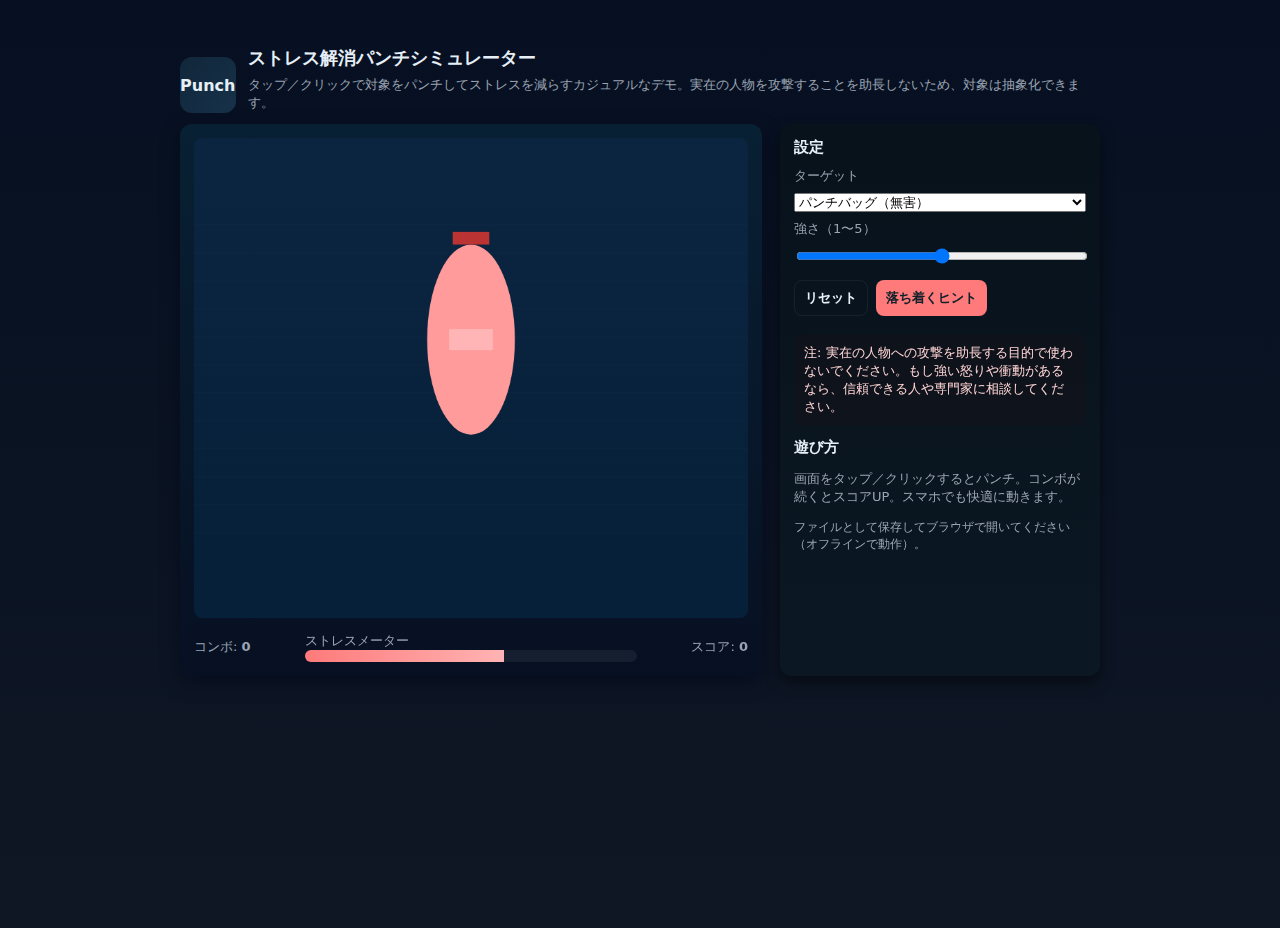
<file: stress.html>
<!doctype html>
<html lang="ja">
<head>
  <meta charset="utf-8" />
  <meta name="viewport" content="width=device-width,initial-scale=1" />
  <title>ストレス解消パンチシミュレーター</title>
  <style>
    :root{--bg:#0f1724;--card:#0b1220;--accent:#ff7a7a;--muted:#9aa4b2}
    html,body{height:100%;margin:0;font-family:system-ui,-apple-system,Segoe UI,Roboto,'Hiragino Kaku Gothic ProN',Meiryo,sans-serif;background:linear-gradient(180deg,#071022 0%,var(--bg) 100%);color:#e6eef6}
    .wrap{max-width:920px;margin:28px auto;padding:18px}
    header{display:flex;gap:12px;align-items:center}
    h1{font-size:18px;margin:0}
    p.lead{margin:6px 0 12px;color:var(--muted);font-size:13px}

    .game{display:grid;grid-template-columns:1fr 320px;gap:18px}
    @media(max-width:880px){.game{grid-template-columns:1fr;}}

    .stage{background:linear-gradient(180deg,#082033,#071022);border-radius:12px;padding:14px;box-shadow:0 6px 18px rgba(2,6,23,0.6)}
    canvas{width:100%;height:480px;border-radius:8px;background:linear-gradient(180deg,#0b2440,#072039)}

    .panel{background:linear-gradient(180deg,#07121b,#0b1722);border-radius:12px;padding:14px;color:var(--muted);box-shadow:0 6px 14px rgba(0,0,0,0.5)}
    .panel h2{color:#e6eef6;margin:0 0 10px;font-size:15px}
    .row{display:flex;gap:8px;flex-wrap:wrap}
    .btn{background:transparent;border:1px solid rgba(255,255,255,0.06);padding:8px 10px;border-radius:8px;color:#e6eef6;font-weight:600;cursor:pointer}
    .btn.primary{background:var(--accent);color:#10202a;border:0}

    .meter{height:12px;background:rgba(255,255,255,0.06);border-radius:8px;overflow:hidden}
    .meter > i{display:block;height:100%;background:linear-gradient(90deg,var(--accent),#ffb3b3);width:40%}
    .muted{color:var(--muted);font-size:13px}

    footer.small{margin-top:12px;color:var(--muted);font-size:12px}

    /* target SVG styling */
    .avatar{width:84px;height:84px;border-radius:999px;display:flex;align-items:center;justify-content:center;background:#f6f9fb22;backdrop-filter: blur(2px)}

    /* subtle particle */
    .particle{position:absolute;border-radius:50%;opacity:0.9}

    .controls{display:flex;flex-direction:column;gap:8px}
    select,input[type=range]{width:100%}

    .disclaimer{margin-top:10px;color:#ffd5d5;background:#3b0b0b1a;padding:10px;border-radius:8px;font-size:13px}
  </style>
</head>
<body>
  <div class="wrap">
    <header>
      <div style="width:56px;height:56px;border-radius:12px;background:linear-gradient(135deg,#11263a,#16324a);display:flex;align-items:center;justify-content:center;font-weight:700">Punch</div>
      <div>
        <h1>ストレス解消パンチシミュレーター</h1>
        <p class="lead">タップ／クリックで対象をパンチしてストレスを減らすカジュアルなデモ。実在の人物を攻撃することを助長しないため、対象は抽象化できます。</p>
      </div>
    </header>

    <main class="game" role="main">
      <section class="stage">
        <canvas id="gameCanvas" width="800" height="480" aria-label="ゲーム画面"></canvas>
        <div style="display:flex;justify-content:space-between;align-items:center;margin-top:10px">
          <div class="muted">コンボ: <strong id="combo">0</strong></div>
          <div style="width:60%">
            <div class="muted">ストレスメーター</div>
            <div class="meter" aria-hidden="true"><i id="stressBar" style="width:60%"></i></div>
          </div>
          <div class="muted">スコア: <strong id="score">0</strong></div>
        </div>
      </section>

      <aside class="panel">
        <h2>設定</h2>
        <div class="controls">
          <label class="muted">ターゲット</label>
          <select id="targetSelect">
            <option value="bag">パンチバッグ（無害）</option>
            <option value="cloud">怒り雲（抽象化）</option>
            <option value="monster">ドットモンスター（カートゥーン）</option>
          </select>

          <label class="muted">強さ（1〜5）</label>
          <input id="powerRange" type="range" min="1" max="5" value="3">

          <div style="display:flex;gap:8px;margin-top:6px">
            <button class="btn" id="resetBtn">リセット</button>
            <button class="btn primary" id="calmBtn">落ち着くヒント</button>
          </div>

          <div class="disclaimer">
            注: 実在の人物への攻撃を助長する目的で使わないでください。もし強い怒りや衝動があるなら、信頼できる人や専門家に相談してください。
          </div>
        </div>

        <h2 style="margin-top:12px">遊び方</h2>
        <p class="muted">画面をタップ／クリックするとパンチ。コンボが続くとスコアUP。スマホでも快適に動きます。</p>

        <footer class="small">ファイルとして保存してブラウザで開いてください（オフラインで動作）。</footer>
      </aside>
    </main>
  </div>

  <script>
  // シンプルな一画面ゲームエンジン
  const canvas = document.getElementById('gameCanvas');
  const ctx = canvas.getContext('2d');
  let W = canvas.width, H = canvas.height;

  const scoreE = document.getElementById('score');
  const comboE = document.getElementById('combo');
  const barE = document.getElementById('stressBar');

  let state = {
    score:0,
    combo:0,
    stress:60, // 0 = calm, 100 = max
    power:3,
    target:'bag',
    lastPunch:0
  }

  function resize() {
    // canvas CSS size handled via responsive; internal pixel size stays constant for simplicity
  }

  window.addEventListener('resize', resize);

  // input handling (mouse + touch)
  function pointerPos(e){
    const rect = canvas.getBoundingClientRect();
    const x = (e.touches?e.touches[0].clientX:e.clientX) - rect.left;
    const y = (e.touches?e.touches[0].clientY:e.clientY) - rect.top;
    return {x,y};
  }

  canvas.addEventListener('mousedown', onPunch);
  canvas.addEventListener('touchstart', function(e){e.preventDefault(); onPunch(e);});

  function onPunch(e){
    const p = pointerPos(e);
    doPunch(p.x,p.y);
  }

  // particles
  const particles = [];
  function spawnParticles(x,y,power){
    for(let i=0;i<10+power*4;i++){
      particles.push({x,y,dx:(Math.random()-0.5)*6,dy:(Math.random()-1.5)*6,life:40+Math.random()*20,r:2+Math.random()*3});
    }
  }

  function doPunch(x,y){
    const now = Date.now();
    const dt = now - state.lastPunch;
    if(dt < 120) return; // フレーム制限
    state.lastPunch = now;

    // スコア計算
    const base = 10 * state.power;
    // コンボ判定
    if(dt < 900){ state.combo += 1; } else { state.combo = 1; }
    const comboBonus = Math.floor(state.combo/5)*20;
    state.score += base + comboBonus;
    state.stress = Math.max(0, state.stress - (2*state.power + Math.min(40,state.combo)) );

    // spawn visual particles around click
    spawnParticles(x,y,state.power);

    // screen shake
    shake(6 + state.power*2);

    updateUI();
    playHitSound(state.power);
  }

  function updateUI(){
    scoreE.textContent = state.score;
    comboE.textContent = state.combo;
    barE.style.width = Math.max(0, Math.min(100, state.stress)) + '%';
  }

  // vibration if supported
  function vibrate(ms){ if(navigator.vibrate) navigator.vibrate(ms); }

  // rudimentary sound using WebAudio
  const AudioCtx = window.AudioContext || window.webkitAudioContext;
  const aCtx = AudioCtx?new AudioCtx():null;
  function playHitSound(power){
    if(!aCtx) return;
    const o = aCtx.createOscillator();
    const g = aCtx.createGain();
    o.type = 'sawtooth';
    o.frequency.value = 220 + power*80 - Math.random()*30;
    g.gain.value = 0.08;
    o.connect(g);g.connect(aCtx.destination);
    o.start();
    setTimeout(()=>{g.gain.exponentialRampToValueAtTime(0.0001,aCtx.currentTime+0.12);o.stop(aCtx.currentTime+0.15)},120);
  }

  // shake
  let shakeAmt=0;
  function shake(v){ shakeAmt = Math.min(18, shakeAmt + v); vibrate(20); }

  // target render
  function drawTarget(x,y,sz){
    ctx.save();
    ctx.translate(x,y);
    // draw based on state.target
    if(state.target === 'bag'){
      // simple punching bag
      ctx.fillStyle = '#ff9b9b';
      ctx.beginPath(); ctx.ellipse(0,0,sz*0.6,sz*0.9,0,0,Math.PI*2); ctx.fill();
      ctx.fillStyle = '#b33'; ctx.fillRect(-sz*0.25,-sz*1.02,sz*0.5,sz*0.12);
      ctx.fillStyle = '#fff4'; ctx.fillRect(-sz*0.3,-sz*0.1,sz*0.6,sz*0.2);
    } else if(state.target === 'cloud'){
      // anger cloud
      ctx.fillStyle = '#ffffff14';
      for(let i=0;i<5;i++){
        ctx.beginPath(); ctx.arc(-sz*0.3 + i*sz*0.15, -sz*0.05, sz*0.35, 0, Math.PI*2); ctx.fill();
      }
      ctx.fillStyle = '#ffcbc8'; ctx.font = Math.round(sz*0.5)+'px serif'; ctx.textAlign='center'; ctx.fillText('怒', 0, 0+sz*0.12);
    } else {
      // monster
      ctx.fillStyle='#ffc09b'; ctx.beginPath(); ctx.ellipse(0,0,sz*0.7,sz*0.75,0,0,Math.PI*2); ctx.fill();
      ctx.fillStyle='#222'; ctx.beginPath(); ctx.arc(-sz*0.2,-sz*0.1,sz*0.12,0,Math.PI*2); ctx.fill(); ctx.beginPath(); ctx.arc(sz*0.2,-sz*0.1,sz*0.12,0,Math.PI*2); ctx.fill();
      ctx.fillStyle='#c33'; ctx.fillRect(-sz*0.25,sz*0.18,sz*0.5,sz*0.12);
    }
    ctx.restore();
  }

  // game loop
  let t=0;
  function loop(){
    t += 1;
    // update
    if(shakeAmt>0) shakeAmt *= 0.86; else shakeAmt = 0;
    // draw
    ctx.clearRect(0,0,W,H);
    // camera shake translate
    const sx = (Math.random()-0.5)*shakeAmt;
    const sy = (Math.random()-0.5)*shakeAmt;
    ctx.save(); ctx.translate(sx,sy);

    // background grid
    ctx.fillStyle='rgba(255,255,255,0.02)';
    for(let i=0;i<12;i++){ ctx.fillRect(0, H*0.18 + i*28, W, 1); }

    // draw target center
    const cx = W*0.5, cy = H*0.42;
    drawTarget(cx, cy, Math.min(160, Math.min(W,H)*0.22));

    // particles
    for(let i=particles.length-1;i>=0;i--){
      const p = particles[i];
      p.x += p.dx; p.y += p.dy; p.dy += 0.2; p.life -= 1;
      ctx.fillStyle = 'rgba(255,210,210,'+Math.max(0, p.life/60)+')';
      ctx.beginPath(); ctx.arc(p.x,p.y,p.r,0,Math.PI*2); ctx.fill();
      if(p.life <= 0) particles.splice(i,1);
    }

    ctx.restore();

    // auto calm: if stress low, slowly refill (you feel calmer)
    if(state.stress <= 10 && state.combo>0){ state.combo = Math.max(0, state.combo-1); }

    requestAnimationFrame(loop);
  }

  // UI bindings
  document.getElementById('targetSelect').addEventListener('change', (e)=>{ state.target=e.target.value; });
  document.getElementById('powerRange').addEventListener('input', (e)=>{ state.power = Number(e.target.value); });
  document.getElementById('resetBtn').addEventListener('click', ()=>{ state.score=0; state.combo=0; state.stress=60; updateUI(); });
  document.getElementById('calmBtn').addEventListener('click', ()=>{ showCalmTips(); });

  function showCalmTips(){
    alert('深呼吸を3回してみましょう。信頼できる人に話す、短い散歩をする、音楽を聴くなども有効です。深刻な衝動がある場合は医療機関に相談してください。');
  }

  // initial
  updateUI();
  loop();

  // accessibility: keyboard input
  window.addEventListener('keydown', (e)=>{ if(e.key === ' ') doPunch(W/2,H/2); });
  </script>
</body>
</html>
</file>
<file: style.css>
p {
	font-family: "Lato";
}

li {
	font-family: "Lato";
}

a {
	font-family: "Lato";
}

body {
    width: 100%;
	margin: 0;
}

.main {
	margin: 0 auto;
	text-align: center;
	max-width: 80vw;
}

.container {
	display: flex;
	justify-content: center;
	box-shadow: 0px 0px 20px;
	margin: 0 auto;
	width: 1214px;
}

.lixyinfo {
	text-align: left;
	font-size: 20px;
	margin-left: 10px;
}

.aboutpage {
	background: linear-gradient(150deg, #6f4dff, #80fffe);
	text-align: center;
	color: #FFFFFF;
	font-size: 20px;
	padding-top: 15px;
	padding-bottom: 15px;
	font-family: "Lato";
}

.footer {
	background-color: #202020;
	width: 100vw;
	max-width: 100%;
	height: 300px;
	margin: 0px;
	padding-top: 25px;
	margin-top: 50px;
	text-align: center;
}

.footerlink {
	color: #fff;
	text-align: left;
	font-size: 14px;
}

.footerms {
	color: #ffffff;
	text-align: center;
}

.footercontent {
	display: flex;
	flex-direction: row;
	margin-left: 150px;
	margin-right: 150px;
}

.footerlinks {
	display: flex;
	flex-direction: column;
	margin-right: 15px;
}

.header {
	display: flex;
	margin-left: auto;
	margin-right: auto;
	height: 300px;
}

.pagetitle {
	font-family: "Lato";
	text-align: center;
	width: 100vw;
	font-size: 50px;
	padding: 1rem 2rem;
	color: #fff;
	background: linear-gradient(150deg, #6f4dff, #80fffe);
}

.content {
	display: flex;
	flex-direction: row;
}

.items {
	display: flex;
	flex-direction: column;
	width: 300px;
	flex-grow: 1;
}

.itemimage {
	width: 300px;
	height: 300px;
	overflow: hidden;
}

.barner {
	width: 300px;
	height: 60px;
}

.contsubtitle {
	color: #fff;
	text-align: left;
}

.googlesheet {
	width: 70vw;
	height: 400px;
}

#animation {
	animation: fade-in 1s;
	animation-fill-mode: forwards;
  }
  @keyframes fade-in {
	from {
	  opacity: 0;
	}
	to {
	  opacity: 1;
	}
  }
</file>
